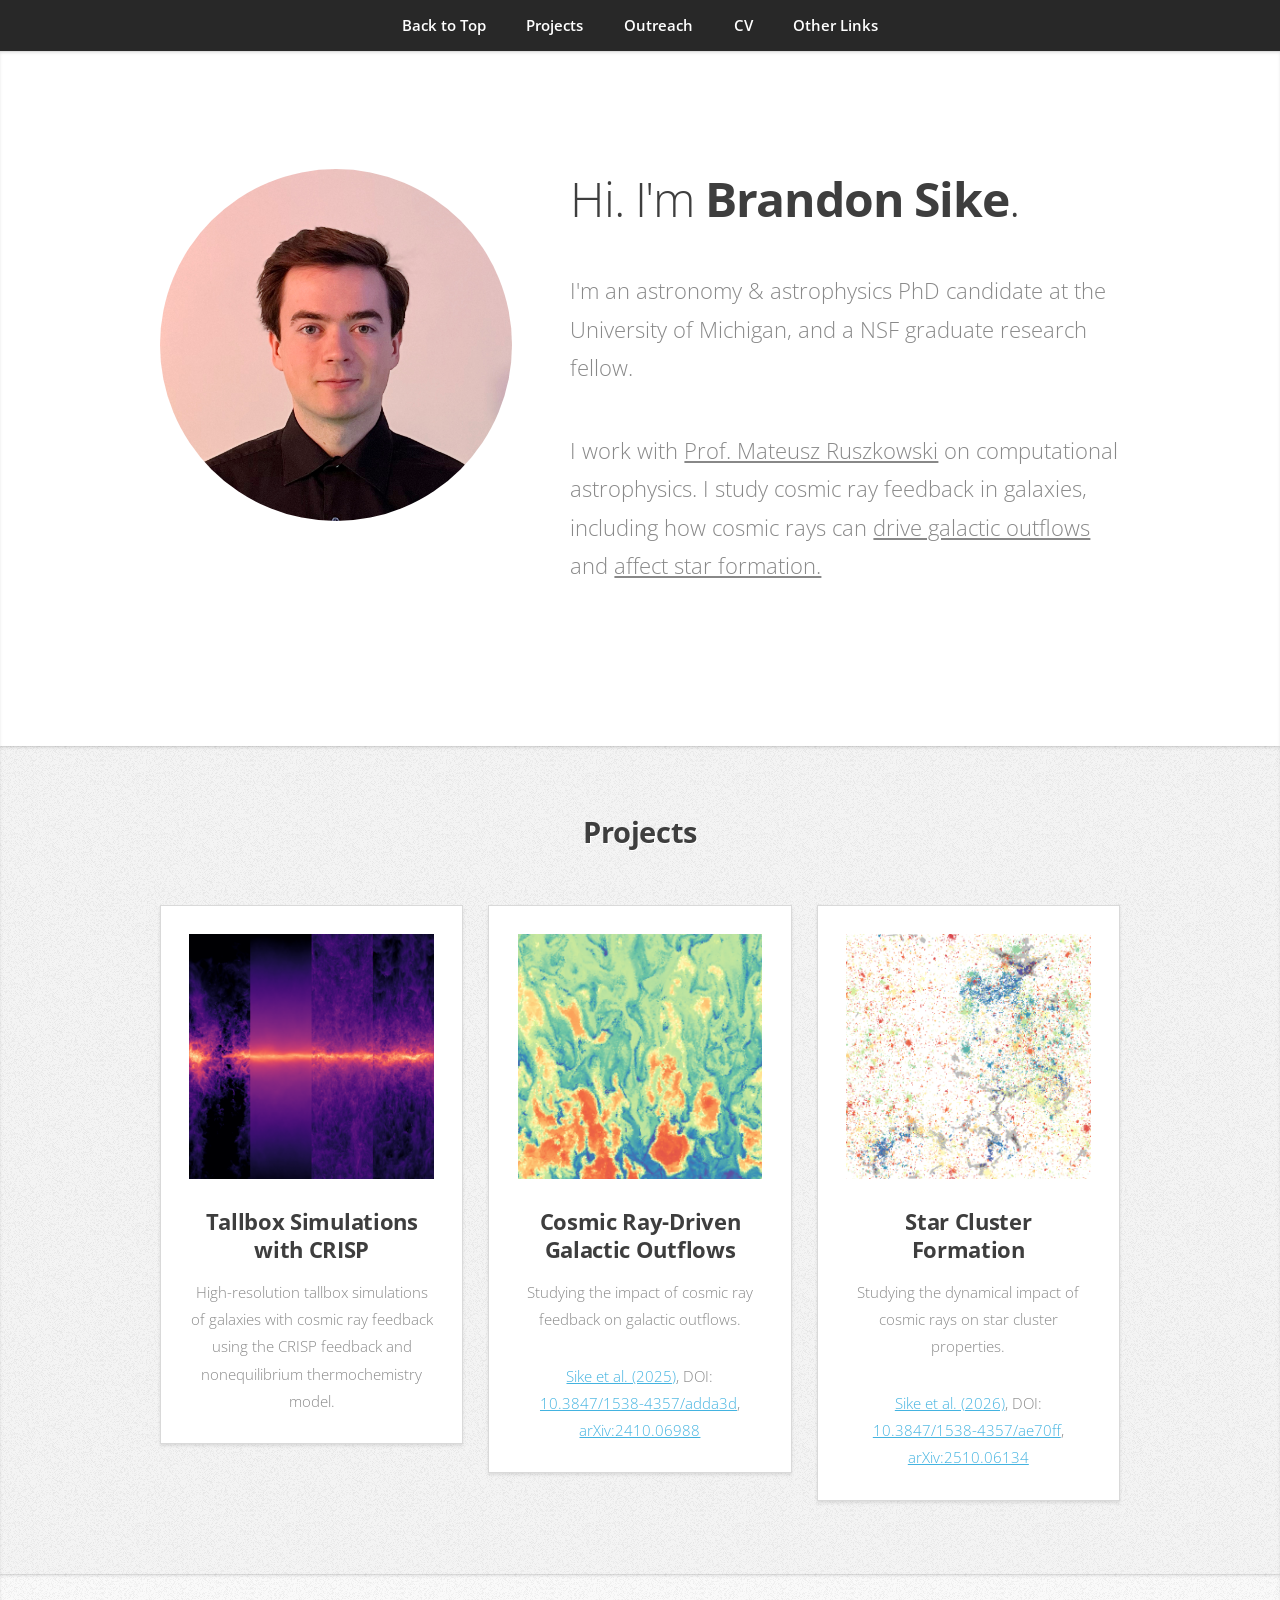
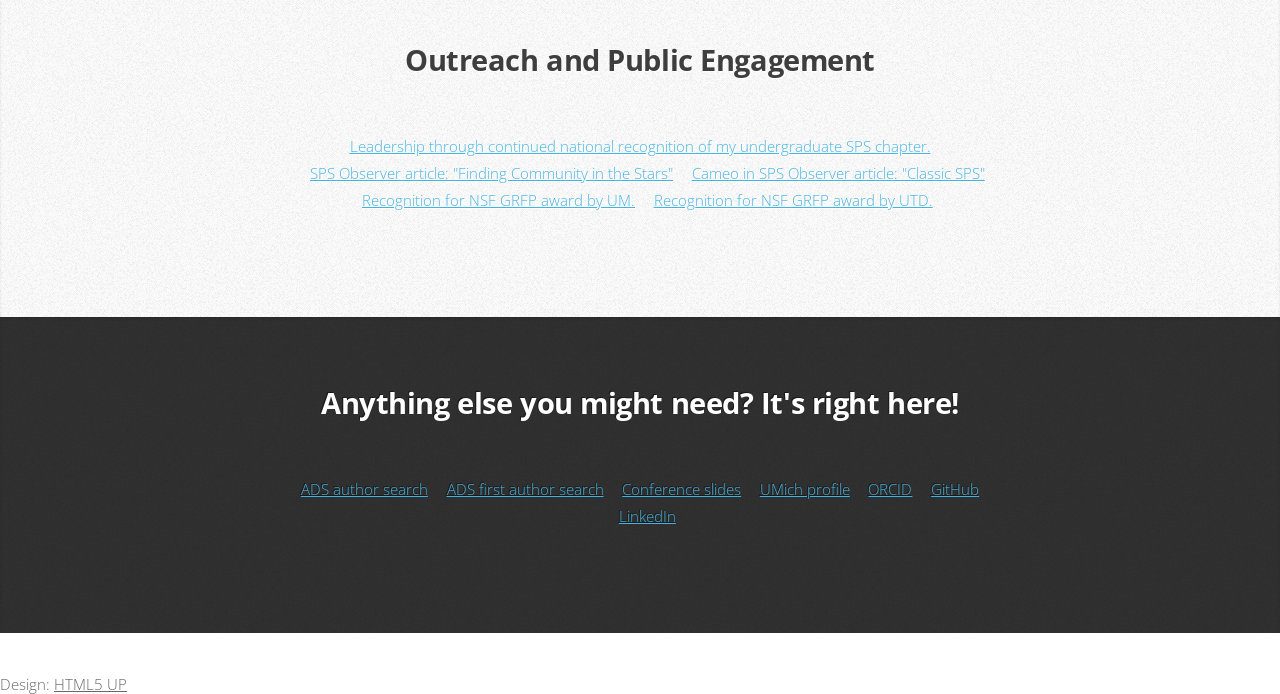
<file: index.html>
<!DOCTYPE HTML>
<!--
	Miniport by HTML5 UP
	html5up.net | @ajlkn
	Free for personal and commercial use under the CCA 3.0 license (html5up.net/license)
-->
<html>
	<head>
		<title>Brandon Sike</title>
		<meta charset="utf-8" />
		<meta name="viewport" content="width=device-width, initial-scale=1, user-scalable=no" />
		<link rel="stylesheet" href="assets/css/main.css" />
	</head>
	<body class="is-preload">

		<!-- Nav -->
			<nav id="nav">
				<ul class="container">
					<li><a href="#top">Back to Top</a></li>
					<li><a href="#projects">Projects</a></li>
					<li><a href="#outreach">Outreach</a></li>
					<li><a href="/cv/cv_pdf.pdf">CV</a></li>
					<li><a href="#other-links">Other Links</a></li>
				</ul>
			</nav>

		<!-- Home -->
			<article id="top" class="wrapper style1">
				<div class="container">
					<div class="row">
						<div class="col-4 col-5-large col-12-medium">
							<span class="image fit"><img src="/images/head_shot.jpg" alt="Picture of my face." /></span>
						</div>
						<div class="col-8 col-7-large col-12-medium">
							<header>
								<h1>Hi. I'm <strong>Brandon Sike</strong>.</h1>
							</header>
							<p>I'm an astronomy & astrophysics PhD candidate at the University of Michigan, and a NSF graduate research fellow.</p>
							<p>I work with <a href="https://lsa.umich.edu/astro/people/core-faculty/mateuszr.html">Prof. Mateusz Ruszkowski</a>
								 on computational astrophysics. I study cosmic ray feedback in galaxies, including how cosmic rays can
								 <a href="/projects/outflows">drive galactic outflows</a> and <a href="/projects/starclusters">affect star formation.</a></p>
						</div>
					</div>
				</div>
			</article>

		<!-- Projects -->
			<article id="projects" class="wrapper style3">
				<div class="container">
					<header>
						<h2>Projects</h2>
					</header>
					<div class="row">
						<div class="col-4 col-6-medium col-12-small">
							<article class="box style3">
								<a href="/projects/tallbox" class="image featured"><img src="/images/proj_sidebyside.png" alt="Density projections from simulations." /></a>
								<h3><a href="/projects/tallbox">Tallbox Simulations with CRISP</a></h3>
								<p>
									High-resolution tallbox simulations of galaxies with 
									cosmic ray feedback using the CRISP feedback and 
									nonequilibrium thermochemistry model.
								</p>
							</article>
						</div>
						<div class="col-4 col-6-medium col-12-small">
							<article class="box style3">
								<a href="/projects/outflows" class="image featured"><img src="/images/outflow_example.png" alt="Temperature slice from simulation." /></a>
								<h3><a href="/projects/outflows">Cosmic Ray-Driven Galactic Outflows</a></h3>
								<p>
									Studying the impact of cosmic ray feedback on galactic outflows.
								</p>
								<a href="https://ui.adsabs.harvard.edu/abs/2025ApJ...987..204S/abstract">Sike et al. (2025)</a>,
								DOI: <a href="https://doi.org/10.3847/1538-4357/adda3d">10.3847/1538-4357/adda3d</a>,
								<a href="https://arxiv.org/abs/2410.06988">arXiv:2410.06988</a>
							</article>
						</div>
						<div class="col-4 col-6-medium col-12-small">
							<article class="box style3">
								<a href="/projects/starclusters" class="image featured"><img src="/images/crnlin_stars.png" alt="Distribution of star particles from simulation." /></a>
								<h3><a href="/projects/starclusters">Star Cluster Formation</a></h3>
								<p>
									Studying the dynamical impact of cosmic rays on star cluster properties.
								</p>
								<a href="https://ui.adsabs.harvard.edu/abs/2026ApJ..1004..236S/abstract">Sike et al. (2026)</a>,
								DOI: <a href="http://doi.org/10.3847/1538-4357/ae70ff">10.3847/1538-4357/ae70ff</a>,
								<a href="https://arxiv.org/abs/2510.06134">arXiv:2510.06134</a>
							</article>
						</div>
					</div>
				</div>
			</article>

		<!-- Outreach -->
			<article id="outreach" class="wrapper style2">
				<div class="container">
					<header>
						<h2>Outreach and Public Engagement</h2>
					</header>
					<div class="row">
						<div class="col-12">
							<ul class="actions">
								<li><a href="https://nsm.utdallas.edu/sps-10th-national-distinction/">Leadership through continued national recognition of my undergraduate SPS chapter.</a></li>
								<li><a href="https://students.aip.org/observer/finding-community-in-the-stars">SPS Observer article: "Finding Community in the Stars"</a></li>
								<li><a href="https://students.aip.org/observer/classic-sps">Cameo in SPS Observer article: "Classic SPS"</a></li>
								<li><a href="https://lsa.umich.edu/astro/news-events/all-news/search-news/nsf-graduate-research-fellowship-awardee.html">Recognition for NSF GRFP award by UM.</a></li>
								<li><a href="https://news.utdallas.edu/students-teaching/nsf-graduate-research-fellowships-2025/">Recognition for NSF GRFP award by UTD.</a></li>
						</div>
					</div>
				</div>
			</article>

		<!-- links -->
			<article id="other-links" class="wrapper style4">
				<div class="container medium">
					<header>
						<h2>Anything else you might need? It's right here!</h2>
					</header>
					<div class="row">
						<div class="col-12">
							<ul class="actions">
								<li><a href="https://ui.adsabs.harvard.edu/search/q=author%3A%22Sike%2C%20Brandon%22&sort=date%20desc%2C%20bibcode%20desc&p_=0">ADS author search</a></li>
								<li><a href="https://ui.adsabs.harvard.edu/search/q=first_author%3A%22Sike%2C%20Brandon%22&sort=date%20desc%2C%20bibcode%20desc&p_=0">ADS first author search</a></li>
								<li><a href="/conferences/index.html">Conference slides</a></li>
								<li><a href="https://lsa.umich.edu/astro/people/graduate-students/bsike.html">UMich profile</a></li>
								<li><a href="https://orcid.org/0009-0008-1788-4355">ORCID</a></li>
								<li><a href="https://github.com/bsike">GitHub</a></li>
								<li><a href="https://www.linkedin.com/in/brandon-sike-4b48ab266">LinkedIn</a></li>
							</ul>
						</div>
					</div>
				</div>
			</article>

	<footer>
		<ul id="copyright">
			<!--<li>&copy; Brandon Sike. All rights reserved.</li>-->
			<li>Design: <a href="http://html5up.net">HTML5 UP</a></li>
		</ul>
	</footer>
		<!-- Scripts -->
			<script src="/assets/js/jquery.min.js"></script>
			<script src="/assets/js/jquery.scrolly.min.js"></script>
			<script src="/assets/js/browser.min.js"></script>
			<script src="/assets/js/breakpoints.min.js"></script>
			<script src="/assets/js/util.js"></script>
			<script src="/assets/js/main.js"></script>

	</body>
</html>
</file>
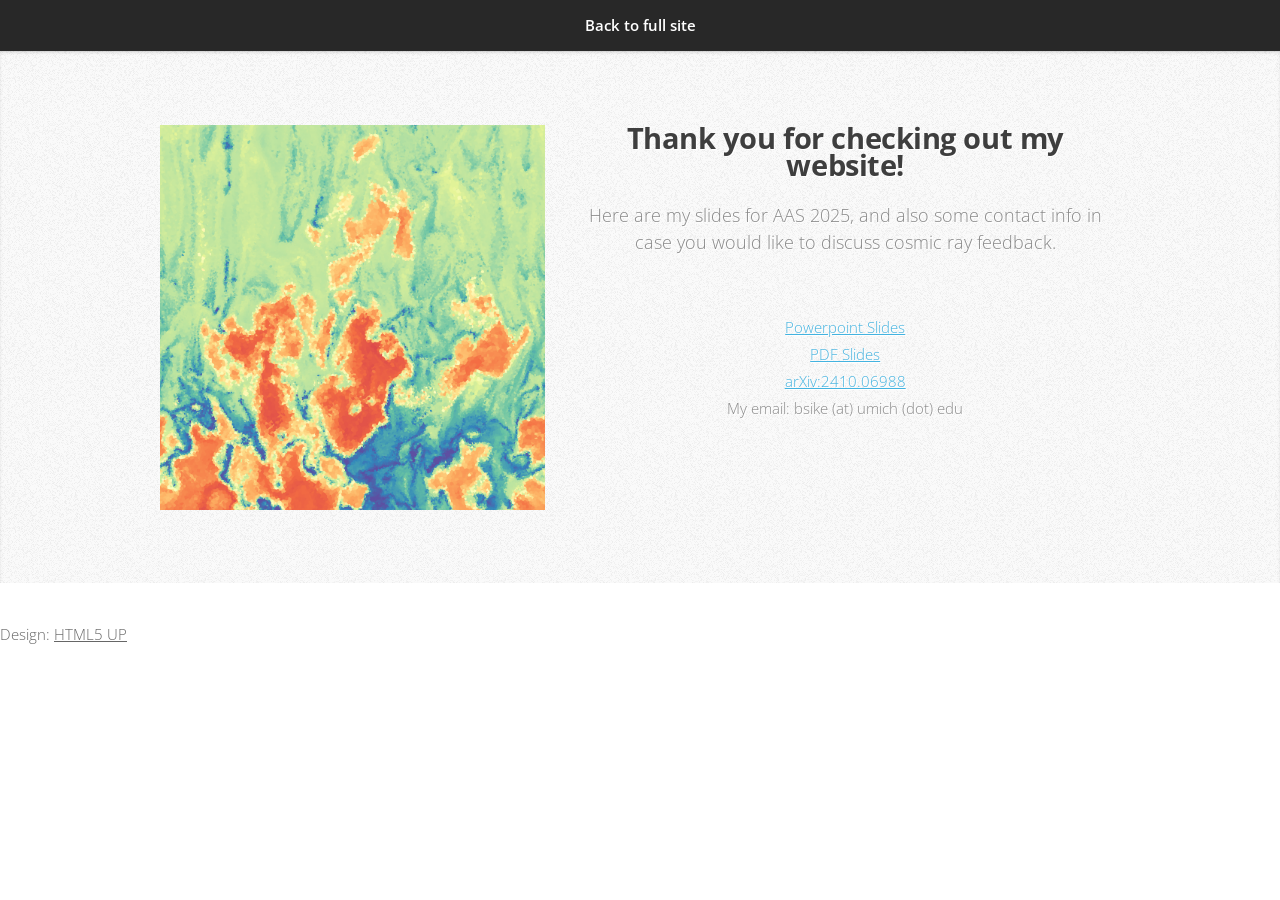
<file: aas2025/index.html>
<!DOCTYPE HTML>
<!--
	Miniport by HTML5 UP
	html5up.net | @ajlkn
	Free for personal and commercial use under the CCA 3.0 license (html5up.net/license)
-->
<html>
	<head>
		<title>Brandon Sike AAS 2025</title>
		<meta charset="utf-8" />
		<meta name="viewport" content="width=device-width, initial-scale=1, user-scalable=no" />
		<link rel="stylesheet" href="../assets/css/main.css" />
	</head>
	<body class="is-preload">

		<!-- Nav -->
			<nav id="nav">
				<ul class="container">
					<li><a href="../index.html">Back to full site</a></li>
				</ul>
			</nav>

		

		<!-- Main Bit -->
			<article id="mainbit" class="wrapper style2">				
				<div class="container">
					<div class="row">
						<div class="col-4 col-5-large col-12-medium">
							<span class="image fit"><img src="sim_image.png" alt="Simulation slice." /></span>
						</div>
						<div class="col-8 col-7-large col-12-medium">
								<header>
									<h2>Thank you for checking out my website!</h2>
									<p>
										Here are my slides for AAS 2025, and also some 
										contact info in case you would like to discuss 
										cosmic ray feedback.</p>
								</header>
								<a href="sike_aas_2025_ppt.pptx">Powerpoint Slides</a>
								<br>
								<a href="sike_aas_2025_pdf.pdf">PDF Slides</a>
								<br>
								<a href="https://arxiv.org/abs/2410.06988">arXiv:2410.06988</a>
								<br>
								<p>My email: bsike (at) umich (dot) edu</p>
							</div>
						</div>
					</div>
				</div>
			</article>

		<!-- Contact -->
<!--
			<article id="contact" class="wrapper style4">
				<div class="container medium">
					<header>
						<h2>Have me make stuff for you.</h2>
						<p>Ornare nulla proin odio consequat sapien vestibulum ipsum.</p>
					</header>
					<div class="row">
						<div class="col-12">
							<form method="post" action="#">
								<div class="row">
									<div class="col-6 col-12-small">
										<input type="text" name="name" id="name" placeholder="Name" />
									</div>
									<div class="col-6 col-12-small">
										<input type="text" name="email" id="email" placeholder="Email" />
									</div>
									<div class="col-12">
										<input type="text" name="subject" id="subject" placeholder="Subject" />
									</div>
									<div class="col-12">
										<textarea name="message" id="message" placeholder="Message"></textarea>
									</div>
									<div class="col-12">
										<ul class="actions">
											<li><input type="submit" value="Send Message" /></li>
											<li><input type="reset" value="Clear Form" class="alt" /></li>
										</ul>
									</div>
								</div>
							</form>
						</div>
						<div class="col-12">
							<hr />
							<h3>Find me on ...</h3>
							<ul class="social">
								<li><a href="#" class="icon brands fa-twitter"><span class="label">Twitter</span></a></li>
								<li><a href="#" class="icon brands fa-facebook-f"><span class="label">Facebook</span></a></li>
								<li><a href="#" class="icon brands fa-dribbble"><span class="label">Dribbble</span></a></li>
								<li><a href="#" class="icon brands fa-linkedin-in"><span class="label">LinkedIn</span></a></li>
								<li><a href="#" class="icon brands fa-tumblr"><span class="label">Tumblr</span></a></li>
								<li><a href="#" class="icon brands fa-google-plus"><span class="label">Google+</span></a></li>
								<li><a href="#" class="icon brands fa-github"><span class="label">Github</span></a></li>
								<!- -
								<li><a href="#" class="icon solid fa-rss"><span>RSS</span></a></li>
								<li><a href="#" class="icon brands fa-instagram"><span>Instagram</span></a></li>
								<li><a href="#" class="icon brands fa-foursquare"><span>Foursquare</span></a></li>
								<li><a href="#" class="icon brands fa-skype"><span>Skype</span></a></li>
								<li><a href="#" class="icon brands fa-soundcloud"><span>Soundcloud</span></a></li>
								<li><a href="#" class="icon brands fa-youtube"><span>YouTube</span></a></li>
								<li><a href="#" class="icon brands fa-blogger"><span>Blogger</span></a></li>
								<li><a href="#" class="icon brands fa-flickr"><span>Flickr</span></a></li>
								<li><a href="#" class="icon brands fa-vimeo"><span>Vimeo</span></a></li>
								- ->
							</ul>
							<hr />
						</div>
					</div>
				</div>
			</article>
-->
	<footer>
		<ul id="copyright">
			<!--<li>&copy; Brandon Sike. All rights reserved.</li>-->
			<li>Design: <a href="http://html5up.net">HTML5 UP</a></li>
		</ul>
	</footer>
		<!-- Scripts -->
			<script src="../assets/js/jquery.min.js"></script>
			<script src="../assets/js/jquery.scrolly.min.js"></script>
			<script src="../assets/js/browser.min.js"></script>
			<script src="../assets/js/breakpoints.min.js"></script>
			<script src="../assets/js/util.js"></script>
			<script src="../assets/js/main.js"></script>

	</body>
</html>
</file>
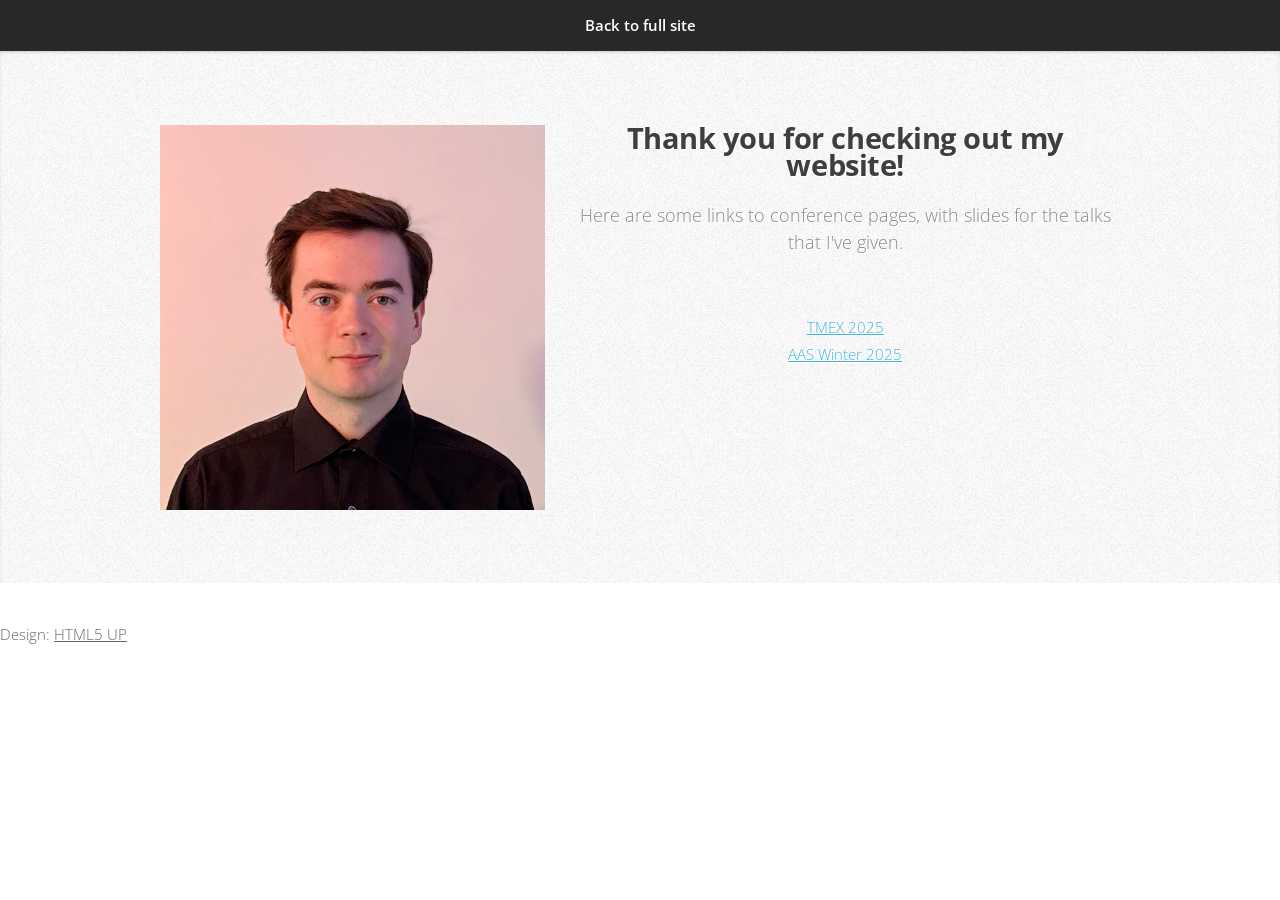
<file: conferences/index.html>
<!DOCTYPE HTML>
<!--
	Miniport by HTML5 UP
	html5up.net | @ajlkn
	Free for personal and commercial use under the CCA 3.0 license (html5up.net/license)
-->
<html>
	<head>
		<title>Brandon Sike Conferences</title>
		<meta charset="utf-8" />
		<meta name="viewport" content="width=device-width, initial-scale=1, user-scalable=no" />
		<link rel="stylesheet" href="/assets/css/main.css" />
	</head>
	<body class="is-preload">

		<!-- Nav -->
			<nav id="nav">
				<ul class="container">
					<li><a href="/index.html">Back to full site</a></li>
				</ul>
			</nav>

		

		<!-- Main Bit -->
			<article id="mainbit" class="wrapper style2">				
				<div class="container">
					<div class="row">
						<div class="col-4 col-5-large col-12-medium">
							<span class="image fit"><img src="/images/head_shot.jpg" alt="Head shot." /></span>
						</div>
						<div class="col-8 col-7-large col-12-medium">
								<header>
									<h2>Thank you for checking out my website!</h2>
									<p>
										Here are some links to conference pages,
										with slides for the talks that I've
										given. </p>
								</header>
								<a href="./tmex2025/index.html">TMEX 2025</a>
								<br>
								<a href="./aas2025/index.html">AAS Winter 2025</a>
								<br>
							</div>
						</div>
					</div>
				</div>
			</article>

		<!-- Contact -->
<!--
			<article id="contact" class="wrapper style4">
				<div class="container medium">
					<header>
						<h2>Have me make stuff for you.</h2>
						<p>Ornare nulla proin odio consequat sapien vestibulum ipsum.</p>
					</header>
					<div class="row">
						<div class="col-12">
							<form method="post" action="#">
								<div class="row">
									<div class="col-6 col-12-small">
										<input type="text" name="name" id="name" placeholder="Name" />
									</div>
									<div class="col-6 col-12-small">
										<input type="text" name="email" id="email" placeholder="Email" />
									</div>
									<div class="col-12">
										<input type="text" name="subject" id="subject" placeholder="Subject" />
									</div>
									<div class="col-12">
										<textarea name="message" id="message" placeholder="Message"></textarea>
									</div>
									<div class="col-12">
										<ul class="actions">
											<li><input type="submit" value="Send Message" /></li>
											<li><input type="reset" value="Clear Form" class="alt" /></li>
										</ul>
									</div>
								</div>
							</form>
						</div>
						<div class="col-12">
							<hr />
							<h3>Find me on ...</h3>
							<ul class="social">
								<li><a href="#" class="icon brands fa-twitter"><span class="label">Twitter</span></a></li>
								<li><a href="#" class="icon brands fa-facebook-f"><span class="label">Facebook</span></a></li>
								<li><a href="#" class="icon brands fa-dribbble"><span class="label">Dribbble</span></a></li>
								<li><a href="#" class="icon brands fa-linkedin-in"><span class="label">LinkedIn</span></a></li>
								<li><a href="#" class="icon brands fa-tumblr"><span class="label">Tumblr</span></a></li>
								<li><a href="#" class="icon brands fa-google-plus"><span class="label">Google+</span></a></li>
								<li><a href="#" class="icon brands fa-github"><span class="label">Github</span></a></li>
								<!- -
								<li><a href="#" class="icon solid fa-rss"><span>RSS</span></a></li>
								<li><a href="#" class="icon brands fa-instagram"><span>Instagram</span></a></li>
								<li><a href="#" class="icon brands fa-foursquare"><span>Foursquare</span></a></li>
								<li><a href="#" class="icon brands fa-skype"><span>Skype</span></a></li>
								<li><a href="#" class="icon brands fa-soundcloud"><span>Soundcloud</span></a></li>
								<li><a href="#" class="icon brands fa-youtube"><span>YouTube</span></a></li>
								<li><a href="#" class="icon brands fa-blogger"><span>Blogger</span></a></li>
								<li><a href="#" class="icon brands fa-flickr"><span>Flickr</span></a></li>
								<li><a href="#" class="icon brands fa-vimeo"><span>Vimeo</span></a></li>
								- ->
							</ul>
							<hr />
						</div>
					</div>
				</div>
			</article>
-->
	<footer>
		<ul id="copyright">
			<!--<li>&copy; Brandon Sike. All rights reserved.</li>-->
			<li>Design: <a href="http://html5up.net">HTML5 UP</a></li>
		</ul>
	</footer>
		<!-- Scripts -->
			<script src="/assets/js/jquery.min.js"></script>
			<script src="/assets/js/jquery.scrolly.min.js"></script>
			<script src="/assets/js/browser.min.js"></script>
			<script src="/assets/js/breakpoints.min.js"></script>
			<script src="/assets/js/util.js"></script>
			<script src="/assets/js/main.js"></script>

	</body>
</html>
</file>
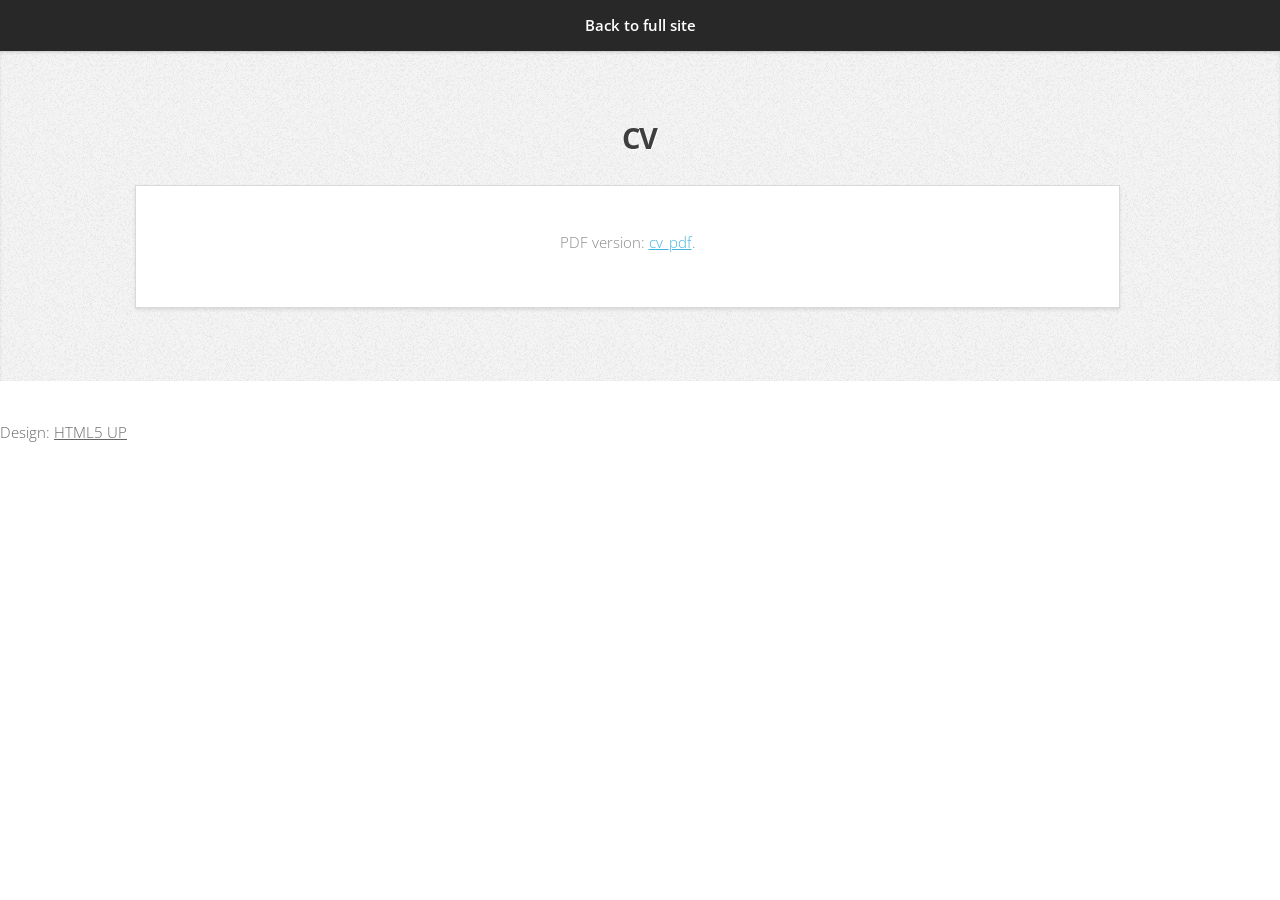
<file: cv/index.html>
<!DOCTYPE HTML>
<!--
	Miniport by HTML5 UP
	html5up.net | @ajlkn
	Free for personal and commercial use under the CCA 3.0 license (html5up.net/license)
-->
<html>
	<head>
		<title>Brandon Sike CV</title>
		<meta charset="utf-8" />
		<meta name="viewport" content="width=device-width, initial-scale=1, user-scalable=no" />
		<link rel="stylesheet" href="/assets/css/main.css" />
	</head>
	<body class="is-preload">

		<!-- Nav -->
			<nav id="nav">
				<ul class="container">
					<li><a href="/index.html">Back to full site</a></li>
				</ul>
			</nav>

		<!-- CV -->
			<article id="cv" class="wrapper style3">
				<div class="container">
					<header>
						<h2>CV</h2>
					</header>
					<div class="row">
						<article class="col-12 box style1">
							<p>
								PDF version: <a href="/cv/cv_pdf.pdf">cv_pdf</a>.
							</p>
						</article>
					</div>
				</div>
			</article>

	<footer>
		<ul id="copyright">
			<!--<li>&copy; Brandon Sike. All rights reserved.</li>-->
			<li>Design: <a href="http://html5up.net">HTML5 UP</a></li>
		</ul>
	</footer>
		<!-- Scripts -->
			<script src="/assets/js/jquery.min.js"></script>
			<script src="/assets/js/jquery.scrolly.min.js"></script>
			<script src="/assets/js/browser.min.js"></script>
			<script src="/assets/js/breakpoints.min.js"></script>
			<script src="/assets/js/util.js"></script>
			<script src="/assets/js/main.js"></script>

	</body>
</html>
</file>
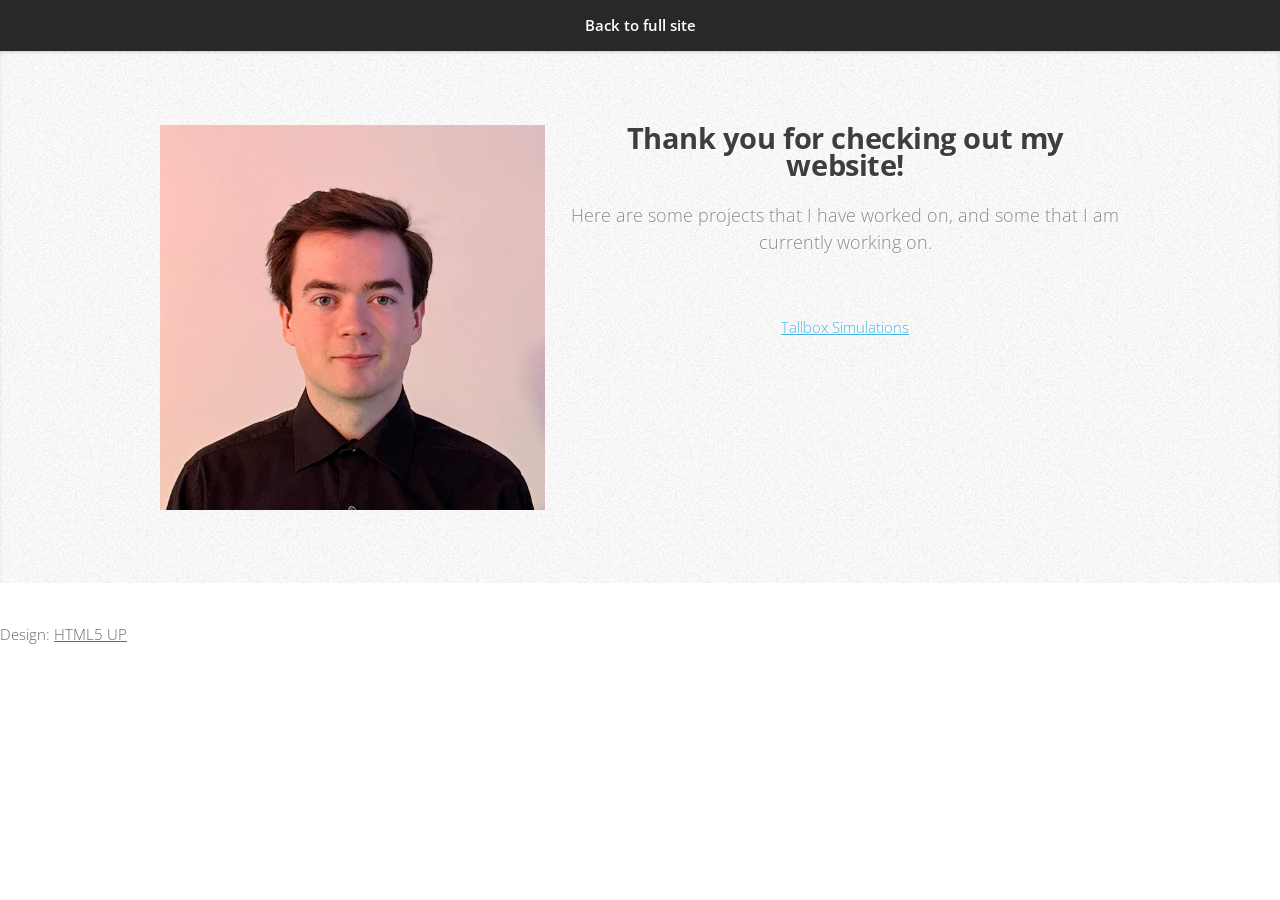
<file: projects/index.html>
<!DOCTYPE HTML>
<!--
	Miniport by HTML5 UP
	html5up.net | @ajlkn
	Free for personal and commercial use under the CCA 3.0 license (html5up.net/license)
-->
<html>
	<head>
		<title>Brandon Sike Projects</title>
		<meta charset="utf-8" />
		<meta name="viewport" content="width=device-width, initial-scale=1, user-scalable=no" />
		<link rel="stylesheet" href="/assets/css/main.css" />
	</head>
	<body class="is-preload">

		<!-- Nav -->
			<nav id="nav">
				<ul class="container">
					<li><a href="/index.html">Back to full site</a></li>
				</ul>
			</nav>

		

		<!-- Main Bit -->
			<article id="mainbit" class="wrapper style2">				
				<div class="container">
					<div class="row">
						<div class="col-4 col-5-large col-12-medium">
							<span class="image fit"><img src="/images/head_shot.jpg" alt="Head shot." /></span>
						</div>
						<div class="col-8 col-7-large col-12-medium">
								<header>
									<h2>Thank you for checking out my website!</h2>
									<p>
										Here are some projects that I have
										worked on, and some that I am currently
										working on.</p>
								</header>
								<a href="./tallbox/index.html">Tallbox Simulations</a>
								<br>
							</div>
						</div>
					</div>
				</div>
			</article>

	<footer>
		<ul id="copyright">
			<!--<li>&copy; Brandon Sike. All rights reserved.</li>-->
			<li>Design: <a href="http://html5up.net">HTML5 UP</a></li>
		</ul>
	</footer>
		<!-- Scripts -->
			<script src="/assets/js/jquery.min.js"></script>
			<script src="/assets/js/jquery.scrolly.min.js"></script>
			<script src="/assets/js/browser.min.js"></script>
			<script src="/assets/js/breakpoints.min.js"></script>
			<script src="/assets/js/util.js"></script>
			<script src="/assets/js/main.js"></script>

	</body>
</html>
</file>
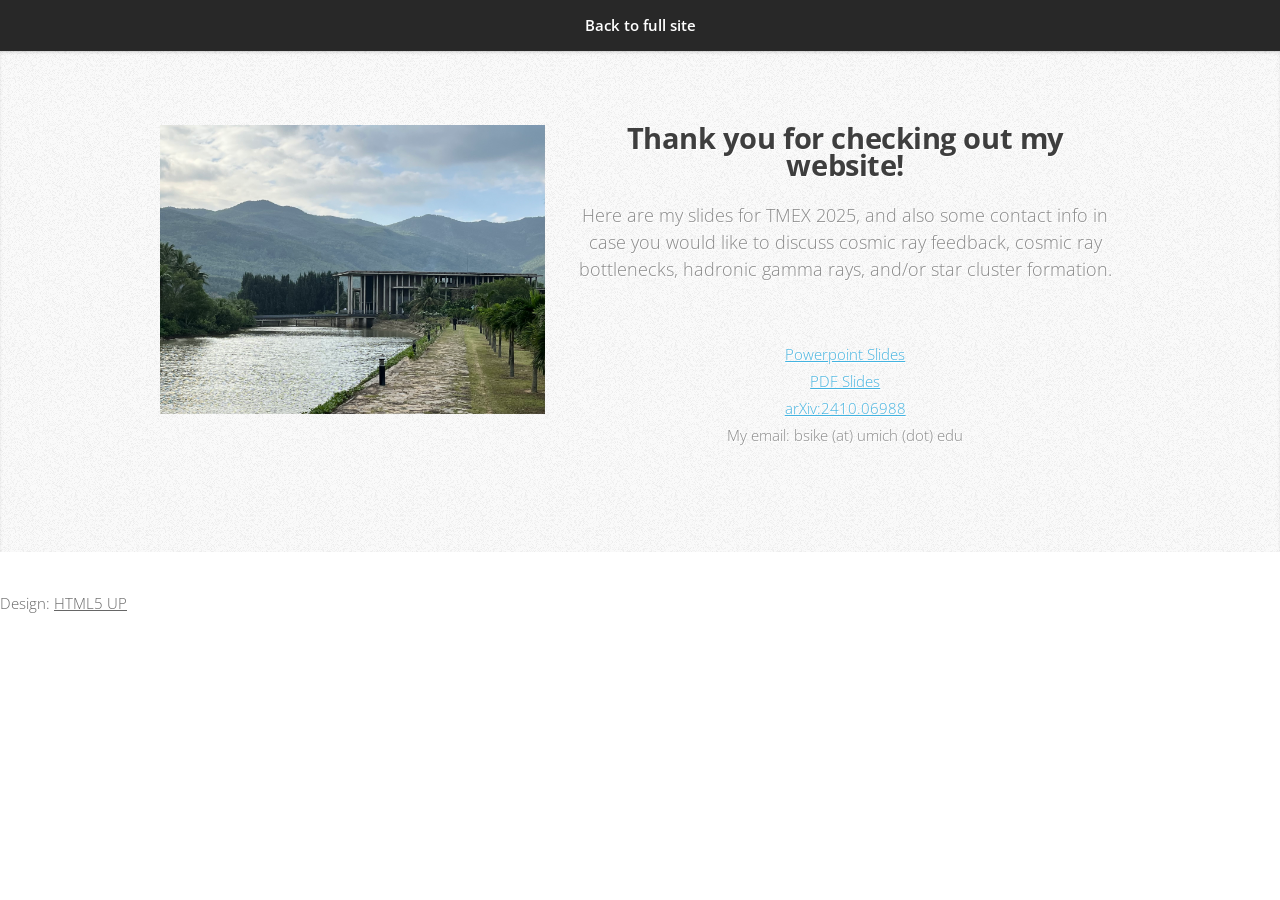
<file: tmex2025/index.html>
<!DOCTYPE HTML>
<!--
	Miniport by HTML5 UP
	html5up.net | @ajlkn
	Free for personal and commercial use under the CCA 3.0 license (html5up.net/license)
-->
<html>
	<head>
		<title>Brandon Sike TMEX 2025</title>
		<meta charset="utf-8" />
		<meta name="viewport" content="width=device-width, initial-scale=1, user-scalable=no" />
		<link rel="stylesheet" href="../assets/css/main.css" />
	</head>
	<body class="is-preload">

		<!-- Nav -->
			<nav id="nav">
				<ul class="container">
					<li><a href="../index.html">Back to full site</a></li>
				</ul>
			</nav>

		

		<!-- Main Bit -->
			<article id="mainbit" class="wrapper style2">				
				<div class="container">
					<div class="row">
						<div class="col-4 col-5-large col-12-medium">
							<span class="image fit"><img src="icise.jpg" alt="ICISE" /></span>
						</div>
						<div class="col-8 col-7-large col-12-medium">
								<header>
									<h2>Thank you for checking out my website!</h2>
									<p>
										Here are my slides for TMEX 2025, and also some 
										contact info in case you would like to discuss 
										cosmic ray feedback, cosmic ray bottlenecks, 
										hadronic gamma rays, and/or star cluster formation.</p>
								</header>
								<a href="sike_tmex2025_slides.pptx">Powerpoint Slides</a>
								<br>
								<a href="sike_tmex2025_slides.pdf">PDF Slides</a>
								<br>
								<a href="https://arxiv.org/abs/2410.06988">arXiv:2410.06988</a>
								<br>
								<p>My email: bsike (at) umich (dot) edu</p>
							</div>
						</div>
					</div>
				</div>
			</article>

		<!-- Contact -->
<!--
			<article id="contact" class="wrapper style4">
				<div class="container medium">
					<header>
						<h2>Have me make stuff for you.</h2>
						<p>Ornare nulla proin odio consequat sapien vestibulum ipsum.</p>
					</header>
					<div class="row">
						<div class="col-12">
							<form method="post" action="#">
								<div class="row">
									<div class="col-6 col-12-small">
										<input type="text" name="name" id="name" placeholder="Name" />
									</div>
									<div class="col-6 col-12-small">
										<input type="text" name="email" id="email" placeholder="Email" />
									</div>
									<div class="col-12">
										<input type="text" name="subject" id="subject" placeholder="Subject" />
									</div>
									<div class="col-12">
										<textarea name="message" id="message" placeholder="Message"></textarea>
									</div>
									<div class="col-12">
										<ul class="actions">
											<li><input type="submit" value="Send Message" /></li>
											<li><input type="reset" value="Clear Form" class="alt" /></li>
										</ul>
									</div>
								</div>
							</form>
						</div>
						<div class="col-12">
							<hr />
							<h3>Find me on ...</h3>
							<ul class="social">
								<li><a href="#" class="icon brands fa-twitter"><span class="label">Twitter</span></a></li>
								<li><a href="#" class="icon brands fa-facebook-f"><span class="label">Facebook</span></a></li>
								<li><a href="#" class="icon brands fa-dribbble"><span class="label">Dribbble</span></a></li>
								<li><a href="#" class="icon brands fa-linkedin-in"><span class="label">LinkedIn</span></a></li>
								<li><a href="#" class="icon brands fa-tumblr"><span class="label">Tumblr</span></a></li>
								<li><a href="#" class="icon brands fa-google-plus"><span class="label">Google+</span></a></li>
								<li><a href="#" class="icon brands fa-github"><span class="label">Github</span></a></li>
								<!- -
								<li><a href="#" class="icon solid fa-rss"><span>RSS</span></a></li>
								<li><a href="#" class="icon brands fa-instagram"><span>Instagram</span></a></li>
								<li><a href="#" class="icon brands fa-foursquare"><span>Foursquare</span></a></li>
								<li><a href="#" class="icon brands fa-skype"><span>Skype</span></a></li>
								<li><a href="#" class="icon brands fa-soundcloud"><span>Soundcloud</span></a></li>
								<li><a href="#" class="icon brands fa-youtube"><span>YouTube</span></a></li>
								<li><a href="#" class="icon brands fa-blogger"><span>Blogger</span></a></li>
								<li><a href="#" class="icon brands fa-flickr"><span>Flickr</span></a></li>
								<li><a href="#" class="icon brands fa-vimeo"><span>Vimeo</span></a></li>
								- ->
							</ul>
							<hr />
						</div>
					</div>
				</div>
			</article>
-->
	<footer>
		<ul id="copyright">
			<!--<li>&copy; Brandon Sike. All rights reserved.</li>-->
			<li>Design: <a href="http://html5up.net">HTML5 UP</a></li>
		</ul>
	</footer>
		<!-- Scripts -->
			<script src="../assets/js/jquery.min.js"></script>
			<script src="../assets/js/jquery.scrolly.min.js"></script>
			<script src="../assets/js/browser.min.js"></script>
			<script src="../assets/js/breakpoints.min.js"></script>
			<script src="../assets/js/util.js"></script>
			<script src="../assets/js/main.js"></script>

	</body>
</html>
</file>
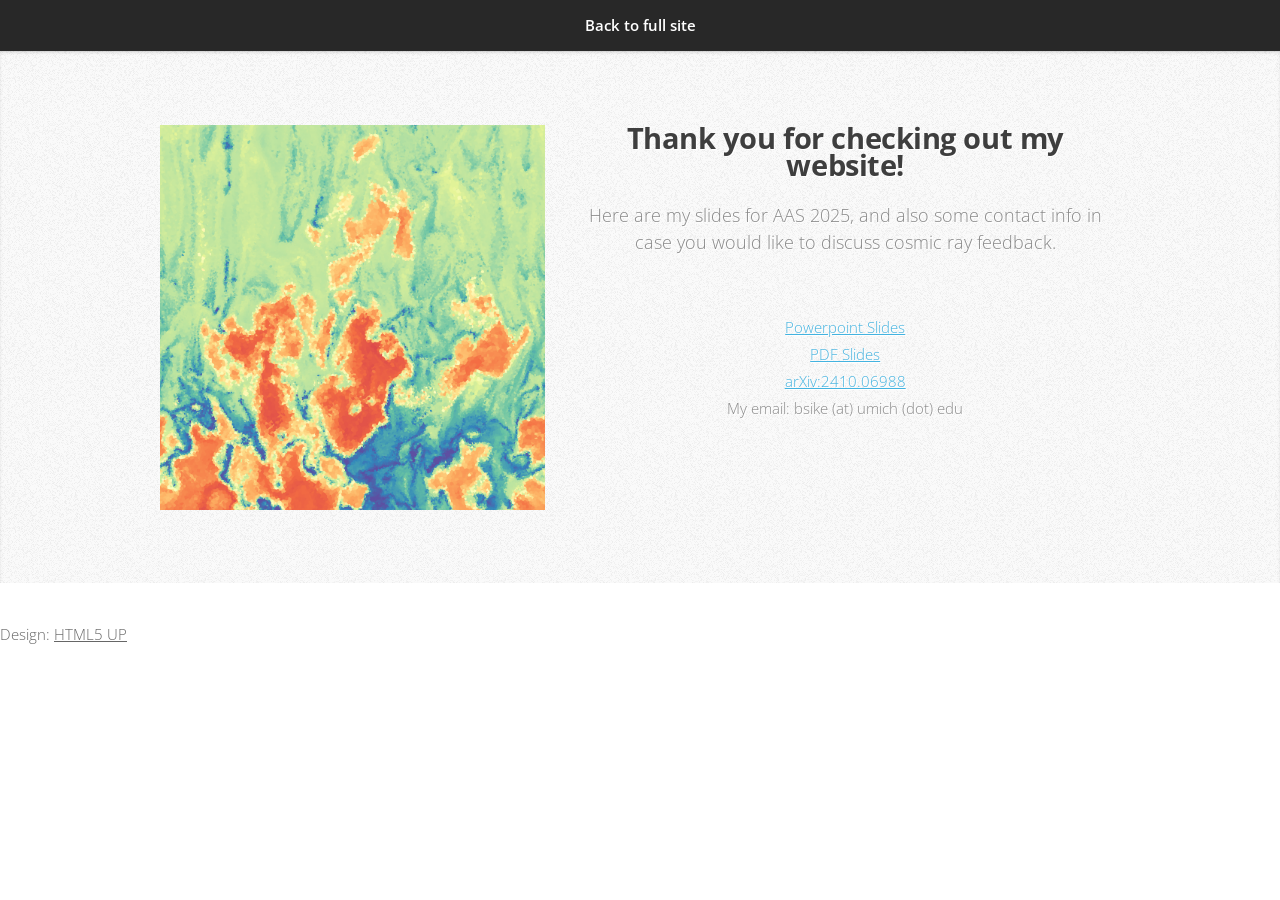
<file: conferences/aas2025/index.html>
<!DOCTYPE HTML>
<!--
	Miniport by HTML5 UP
	html5up.net | @ajlkn
	Free for personal and commercial use under the CCA 3.0 license (html5up.net/license)
-->
<html>
	<head>
		<title>Brandon Sike AAS 2025</title>
		<meta charset="utf-8" />
		<meta name="viewport" content="width=device-width, initial-scale=1, user-scalable=no" />
		<link rel="stylesheet" href="/assets/css/main.css" />
	</head>
	<body class="is-preload">

		<!-- Nav -->
			<nav id="nav">
				<ul class="container">
					<li><a href="/index.html">Back to full site</a></li>
				</ul>
			</nav>

		

		<!-- Main Bit -->
			<article id="mainbit" class="wrapper style2">				
				<div class="container">
					<div class="row">
						<div class="col-4 col-5-large col-12-medium">
							<span class="image fit"><img src="/images/sim_image.png" alt="Simulation slice." /></span>
						</div>
						<div class="col-8 col-7-large col-12-medium">
								<header>
									<h2>Thank you for checking out my website!</h2>
									<p>
										Here are my slides for AAS 2025, and also some 
										contact info in case you would like to discuss 
										cosmic ray feedback.</p>
								</header>
								<a href="https://docs.google.com/presentation/d/1-UbwrLfLpobiQ-1znlQL52U98fGCH1zy/edit?usp=share_link&ouid=102394264484617501597&rtpof=true&sd=true">Powerpoint Slides</a>
								<br>
								<a href="https://drive.google.com/file/d/1WnwRVOOzZ1M4UhjOk6r6k8gMcaMJqzFX/view?usp=share_link">PDF Slides</a>
								<br>
								<a href="https://arxiv.org/abs/2410.06988">arXiv:2410.06988</a>
								<br>
								<p>My email: bsike (at) umich (dot) edu</p>
							</div>
						</div>
					</div>
				</div>
			</article>

		<!-- Contact -->
<!--
			<article id="contact" class="wrapper style4">
				<div class="container medium">
					<header>
						<h2>Have me make stuff for you.</h2>
						<p>Ornare nulla proin odio consequat sapien vestibulum ipsum.</p>
					</header>
					<div class="row">
						<div class="col-12">
							<form method="post" action="#">
								<div class="row">
									<div class="col-6 col-12-small">
										<input type="text" name="name" id="name" placeholder="Name" />
									</div>
									<div class="col-6 col-12-small">
										<input type="text" name="email" id="email" placeholder="Email" />
									</div>
									<div class="col-12">
										<input type="text" name="subject" id="subject" placeholder="Subject" />
									</div>
									<div class="col-12">
										<textarea name="message" id="message" placeholder="Message"></textarea>
									</div>
									<div class="col-12">
										<ul class="actions">
											<li><input type="submit" value="Send Message" /></li>
											<li><input type="reset" value="Clear Form" class="alt" /></li>
										</ul>
									</div>
								</div>
							</form>
						</div>
						<div class="col-12">
							<hr />
							<h3>Find me on ...</h3>
							<ul class="social">
								<li><a href="#" class="icon brands fa-twitter"><span class="label">Twitter</span></a></li>
								<li><a href="#" class="icon brands fa-facebook-f"><span class="label">Facebook</span></a></li>
								<li><a href="#" class="icon brands fa-dribbble"><span class="label">Dribbble</span></a></li>
								<li><a href="#" class="icon brands fa-linkedin-in"><span class="label">LinkedIn</span></a></li>
								<li><a href="#" class="icon brands fa-tumblr"><span class="label">Tumblr</span></a></li>
								<li><a href="#" class="icon brands fa-google-plus"><span class="label">Google+</span></a></li>
								<li><a href="#" class="icon brands fa-github"><span class="label">Github</span></a></li>
								<!- -
								<li><a href="#" class="icon solid fa-rss"><span>RSS</span></a></li>
								<li><a href="#" class="icon brands fa-instagram"><span>Instagram</span></a></li>
								<li><a href="#" class="icon brands fa-foursquare"><span>Foursquare</span></a></li>
								<li><a href="#" class="icon brands fa-skype"><span>Skype</span></a></li>
								<li><a href="#" class="icon brands fa-soundcloud"><span>Soundcloud</span></a></li>
								<li><a href="#" class="icon brands fa-youtube"><span>YouTube</span></a></li>
								<li><a href="#" class="icon brands fa-blogger"><span>Blogger</span></a></li>
								<li><a href="#" class="icon brands fa-flickr"><span>Flickr</span></a></li>
								<li><a href="#" class="icon brands fa-vimeo"><span>Vimeo</span></a></li>
								- ->
							</ul>
							<hr />
						</div>
					</div>
				</div>
			</article>
-->
	<footer>
		<ul id="copyright">
			<!--<li>&copy; Brandon Sike. All rights reserved.</li>-->
			<li>Design: <a href="http://html5up.net">HTML5 UP</a></li>
		</ul>
	</footer>
		<!-- Scripts -->
			<script src="/assets/js/jquery.min.js"></script>
			<script src="/assets/js/jquery.scrolly.min.js"></script>
			<script src="/assets/js/browser.min.js"></script>
			<script src="/assets/js/breakpoints.min.js"></script>
			<script src="/assets/js/util.js"></script>
			<script src="/assets/js/main.js"></script>

	</body>
</html>
</file>
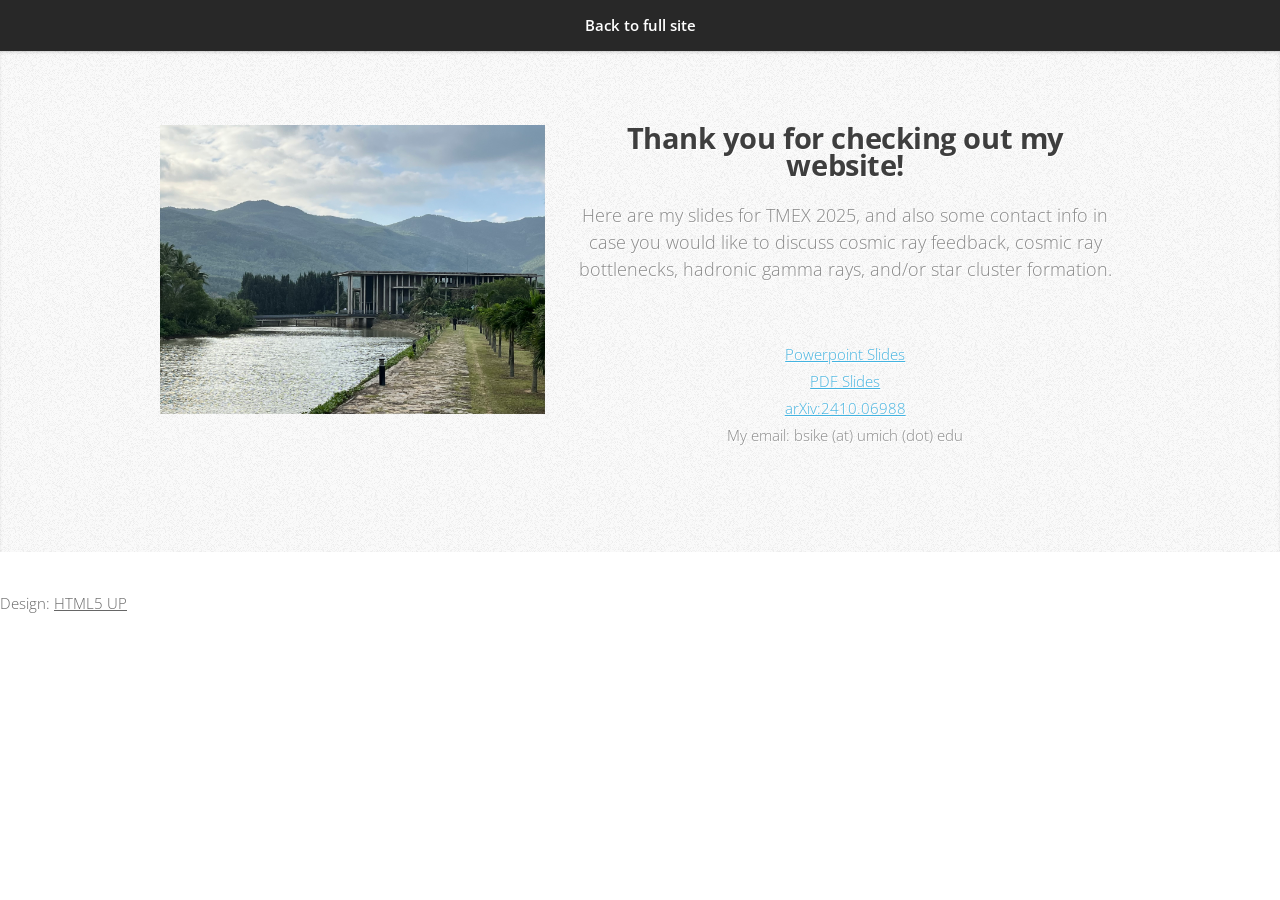
<file: conferences/tmex2025/index.html>
<!DOCTYPE HTML>
<!--
	Miniport by HTML5 UP
	html5up.net | @ajlkn
	Free for personal and commercial use under the CCA 3.0 license (html5up.net/license)
-->
<html>
	<head>
		<title>Brandon Sike TMEX 2025</title>
		<meta charset="utf-8" />
		<meta name="viewport" content="width=device-width, initial-scale=1, user-scalable=no" />
		<link rel="stylesheet" href="/assets/css/main.css" />
	</head>
	<body class="is-preload">

		<!-- Nav -->
			<nav id="nav">
				<ul class="container">
					<li><a href="/index.html">Back to full site</a></li>
				</ul>
			</nav>

		

		<!-- Main Bit -->
			<article id="mainbit" class="wrapper style2">				
				<div class="container">
					<div class="row">
						<div class="col-4 col-5-large col-12-medium">
							<span class="image fit"><img src="/images/icise.jpg" alt="ICISE" /></span>
						</div>
						<div class="col-8 col-7-large col-12-medium">
								<header>
									<h2>Thank you for checking out my website!</h2>
									<p>
										Here are my slides for TMEX 2025, and also some 
										contact info in case you would like to discuss 
										cosmic ray feedback, cosmic ray bottlenecks, 
										hadronic gamma rays, and/or star cluster formation.</p>
								</header>
								<a href="https://docs.google.com/presentation/d/1KLoyuHdylTqgBakztIhHs-gR_Rr2M4wm/edit?usp=share_link&ouid=102394264484617501597&rtpof=true&sd=true">Powerpoint Slides</a>
								<br>
								<a href="https://drive.google.com/file/d/1PpdRFI1oxrbm_Xrt8I17PBULvwwu0ygJ/view?usp=share_link">PDF Slides</a>
								<br>
								<a href="https://arxiv.org/abs/2410.06988">arXiv:2410.06988</a>
								<br>
								<p>My email: bsike (at) umich (dot) edu</p>
							</div>
						</div>
					</div>
				</div>
			</article>

		<!-- Contact -->
<!--
			<article id="contact" class="wrapper style4">
				<div class="container medium">
					<header>
						<h2>Have me make stuff for you.</h2>
						<p>Ornare nulla proin odio consequat sapien vestibulum ipsum.</p>
					</header>
					<div class="row">
						<div class="col-12">
							<form method="post" action="#">
								<div class="row">
									<div class="col-6 col-12-small">
										<input type="text" name="name" id="name" placeholder="Name" />
									</div>
									<div class="col-6 col-12-small">
										<input type="text" name="email" id="email" placeholder="Email" />
									</div>
									<div class="col-12">
										<input type="text" name="subject" id="subject" placeholder="Subject" />
									</div>
									<div class="col-12">
										<textarea name="message" id="message" placeholder="Message"></textarea>
									</div>
									<div class="col-12">
										<ul class="actions">
											<li><input type="submit" value="Send Message" /></li>
											<li><input type="reset" value="Clear Form" class="alt" /></li>
										</ul>
									</div>
								</div>
							</form>
						</div>
						<div class="col-12">
							<hr />
							<h3>Find me on ...</h3>
							<ul class="social">
								<li><a href="#" class="icon brands fa-twitter"><span class="label">Twitter</span></a></li>
								<li><a href="#" class="icon brands fa-facebook-f"><span class="label">Facebook</span></a></li>
								<li><a href="#" class="icon brands fa-dribbble"><span class="label">Dribbble</span></a></li>
								<li><a href="#" class="icon brands fa-linkedin-in"><span class="label">LinkedIn</span></a></li>
								<li><a href="#" class="icon brands fa-tumblr"><span class="label">Tumblr</span></a></li>
								<li><a href="#" class="icon brands fa-google-plus"><span class="label">Google+</span></a></li>
								<li><a href="#" class="icon brands fa-github"><span class="label">Github</span></a></li>
								<!- -
								<li><a href="#" class="icon solid fa-rss"><span>RSS</span></a></li>
								<li><a href="#" class="icon brands fa-instagram"><span>Instagram</span></a></li>
								<li><a href="#" class="icon brands fa-foursquare"><span>Foursquare</span></a></li>
								<li><a href="#" class="icon brands fa-skype"><span>Skype</span></a></li>
								<li><a href="#" class="icon brands fa-soundcloud"><span>Soundcloud</span></a></li>
								<li><a href="#" class="icon brands fa-youtube"><span>YouTube</span></a></li>
								<li><a href="#" class="icon brands fa-blogger"><span>Blogger</span></a></li>
								<li><a href="#" class="icon brands fa-flickr"><span>Flickr</span></a></li>
								<li><a href="#" class="icon brands fa-vimeo"><span>Vimeo</span></a></li>
								- ->
							</ul>
							<hr />
						</div>
					</div>
				</div>
			</article>
-->
	<footer>
		<ul id="copyright">
			<!--<li>&copy; Brandon Sike. All rights reserved.</li>-->
			<li>Design: <a href="http://html5up.net">HTML5 UP</a></li>
		</ul>
	</footer>
		<!-- Scripts -->
			<script src="/assets/js/jquery.min.js"></script>
			<script src="/assets/js/jquery.scrolly.min.js"></script>
			<script src="/assets/js/browser.min.js"></script>
			<script src="/assets/js/breakpoints.min.js"></script>
			<script src="/assets/js/util.js"></script>
			<script src="/assets/js/main.js"></script>

	</body>
</html>
</file>
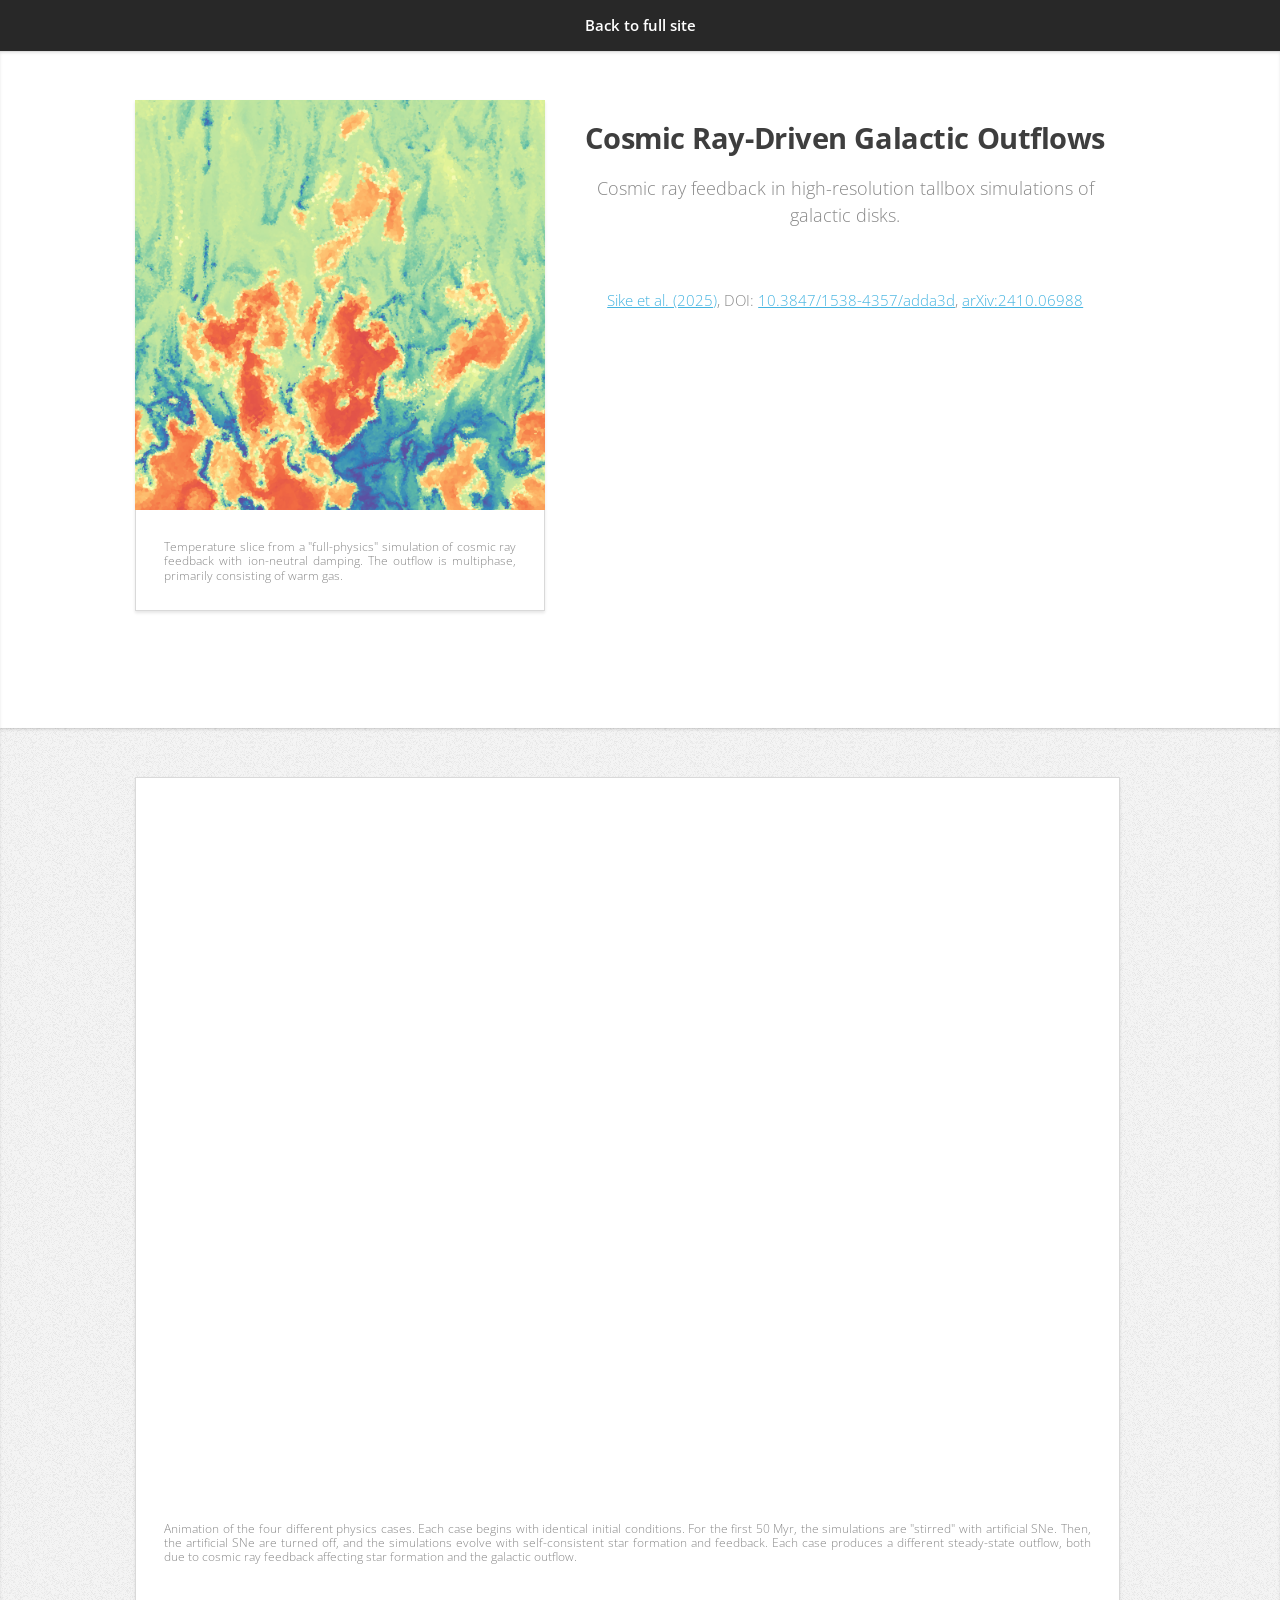
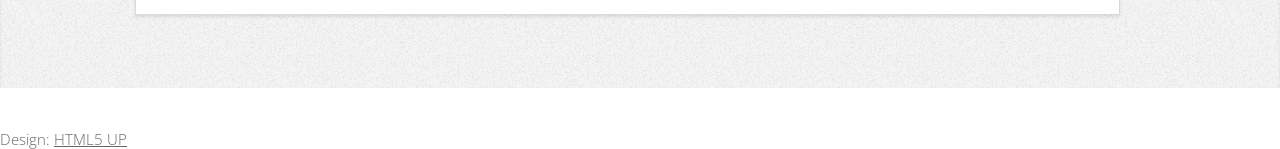
<file: projects/outflows/index.html>
<!DOCTYPE HTML>
<!--
	Miniport by HTML5 UP
	html5up.net | @ajlkn
	Free for personal and commercial use under the CCA 3.0 license (html5up.net/license)
-->
<html>
	<head>
		<title>Brandon Sike Tallbox Outflows</title>
		<meta charset="utf-8" />
		<meta name="viewport" content="width=device-width, initial-scale=1, user-scalable=no" />
		<link rel="stylesheet" href="/assets/css/main.css" />
	</head>
	<body class="is-preload">

		<!-- Nav -->
			<nav id="nav">
				<ul class="container">
					<li><a href="/index.html">Back to full site</a></li>
				</ul>
			</nav>
		<!-- Main Bit -->
			<article id="mainbit" class="wrapper style1">				
				<div class="container">
					<div class="row">
						<article class="col-4 col-5-large col-12-medium box style2">
							<a class="image featured"><img src="/images/sim_image.png" alt="Simulation slice." /></a>
							<p class="my-caption">Temperature slice from a "full-physics" simulation of cosmic ray feedback with ion-neutral damping.
								The outflow is multiphase, primarily consisting of warm gas.</p>
						</article>
						<article class="col-8 col-7-large col-12-medium">
							<header>
								<h2>Cosmic Ray-Driven Galactic Outflows</h2>
								<p>
									Cosmic ray feedback in high-resolution
									tallbox simulations of galactic disks.
								</p>
							</header>
							<a href="https://ui.adsabs.harvard.edu/abs/2025ApJ...987..204S/abstract">Sike et al. (2025)</a>,
							DOI: <a href="https://doi.org/10.3847/1538-4357/adda3d">10.3847/1538-4357/adda3d</a>,
							<a href="https://arxiv.org/abs/2410.06988">arXiv:2410.06988</a>
						</article>
					</div>
				</div>
			</article>
		<!-- Video -->
			<article id="video" class="wrapper style3">
				<div class="container">	
					<div class="row">
						<article class="col-12 box style1">
							<!-- Movie -->
							<iframe class="responsive-iframe" src="https://drive.google.com/file/d/1658rOCqX6p9-eOoY-hHFSIsZokcTaDp9/preview" allow="autoplay"></iframe>
							<p class="my-caption">Animation of the four different physics cases. Each
								case begins with identical initial conditions.
								For the first 50 Myr, the simulations are "stirred" with artificial SNe.
								Then, the artificial SNe are turned off, and the simulations evolve with
								self-consistent star formation and feedback. Each case produces a different
								steady-state outflow, both due to cosmic ray feedback affecting star formation
								and the galactic outflow.

							</p>
						</article>
					</div>
				</div>
			</article>

	<footer>
		<ul id="copyright">
			<!--<li>&copy; Brandon Sike. All rights reserved.</li>-->
			<li>Design: <a href="http://html5up.net">HTML5 UP</a></li>
		</ul>
	</footer>
		<!-- Scripts -->
			<script src="/assets/js/jquery.min.js"></script>
			<script src="/assets/js/jquery.scrolly.min.js"></script>
			<script src="/assets/js/browser.min.js"></script>
			<script src="/assets/js/breakpoints.min.js"></script>
			<script src="/assets/js/util.js"></script>
			<script src="/assets/js/main.js"></script>

	</body>
</html>
</file>
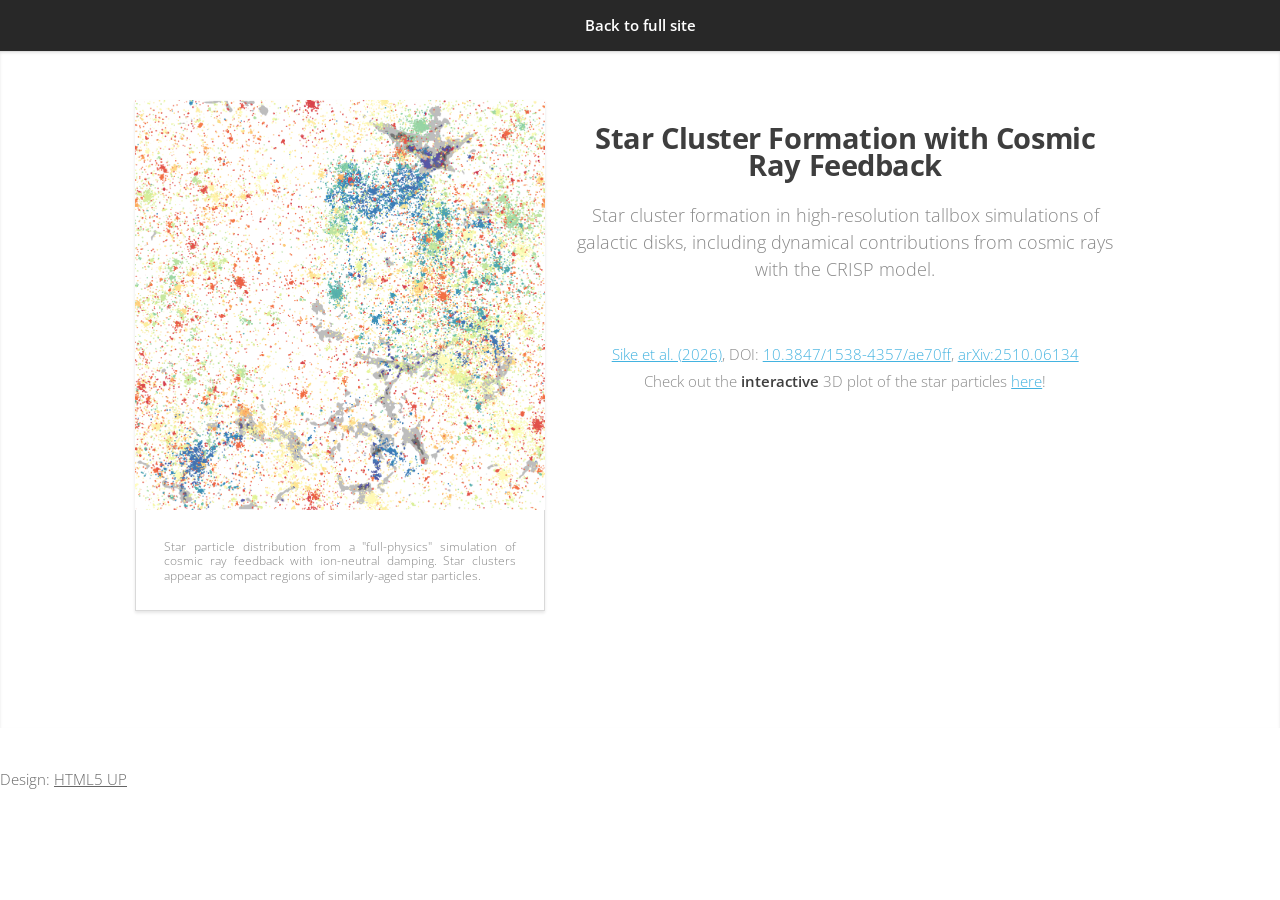
<file: projects/starclusters/index.html>
<!DOCTYPE HTML>
<!--
	Miniport by HTML5 UP
	html5up.net | @ajlkn
	Free for personal and commercial use under the CCA 3.0 license (html5up.net/license)
-->
<html>
	<head>
		<title>Brandon Sike Tallbox Star Clusters</title>
		<meta charset="utf-8" />
		<meta name="viewport" content="width=device-width, initial-scale=1, user-scalable=no" />
		<link rel="stylesheet" href="/assets/css/main.css" />
	</head>
	<body class="is-preload">

		<!-- Nav -->
			<nav id="nav">
				<ul class="container">
					<li><a href="/index.html">Back to full site</a></li>
				</ul>
			</nav>
		<!-- Main Bit -->
			<article id="mainbit" class="wrapper style1">				
				<div class="container">
					<div class="row">
						<article class="col-4 col-5-large col-12-medium box style2">
							<a class="image featured"><img src="/images/crnlin_stars.png" alt="Star particle distribution." /></a>
							<p class="my-caption">Star particle distribution from a "full-physics" simulation of cosmic ray feedback with ion-neutral damping.
								Star clusters appear as compact regions of similarly-aged star particles.</p>
						</article>
						<article class="col-8 col-7-large col-12-medium">
							<header>
								<h2>Star Cluster Formation with Cosmic Ray Feedback</h2>
								<p>
									Star cluster formation in high-resolution
									tallbox simulations of galactic disks,
									including dynamical contributions from
									cosmic rays with the CRISP model.
								</p>
							</header>
							<a href="https://ui.adsabs.harvard.edu/abs/2026ApJ..1004..236S/abstract">Sike et al. (2026)</a>,
							DOI: <a href="http://doi.org/10.3847/1538-4357/ae70ff">10.3847/1538-4357/ae70ff</a>,
							<a href="https://arxiv.org/abs/2510.06134">arXiv:2510.06134</a>
							
							<p>
								Check out the <strong>interactive</strong> 3D plot of the
								star particles <a href="/projects/starclusters/interactive/">here</a>!
							</p>
						</article>
					</div>
				</div>
			</article>


	<footer>
		<ul id="copyright">
			<!--<li>&copy; Brandon Sike. All rights reserved.</li>-->
			<li>Design: <a href="http://html5up.net">HTML5 UP</a></li>
		</ul>
	</footer>
		<!-- Scripts -->
			<script src="/assets/js/jquery.min.js"></script>
			<script src="/assets/js/jquery.scrolly.min.js"></script>
			<script src="/assets/js/browser.min.js"></script>
			<script src="/assets/js/breakpoints.min.js"></script>
			<script src="/assets/js/util.js"></script>
			<script src="/assets/js/main.js"></script>

	</body>
</html>
</file>
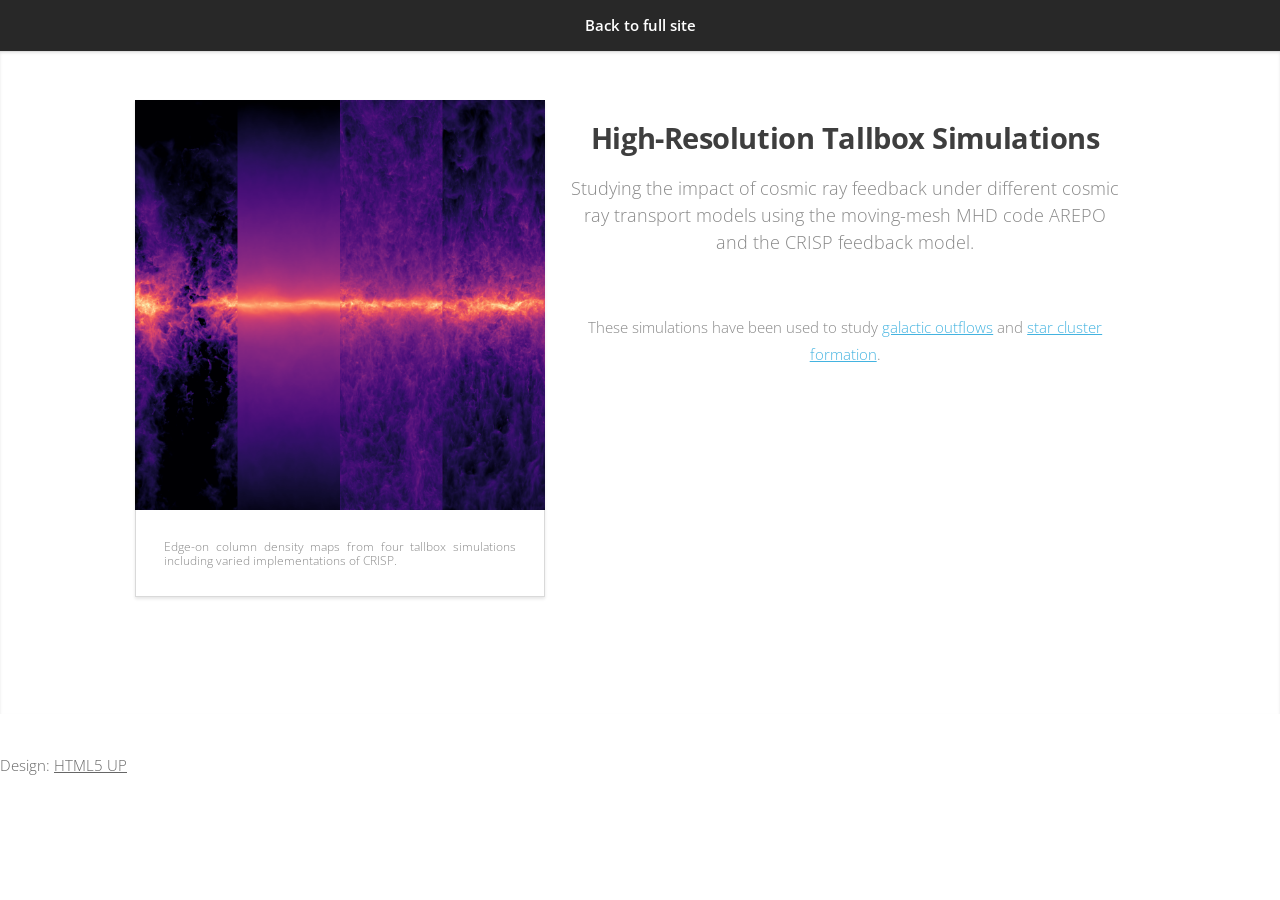
<file: projects/tallbox/index.html>
<!DOCTYPE HTML>
<!--
	Miniport by HTML5 UP
	html5up.net | @ajlkn
	Free for personal and commercial use under the CCA 3.0 license (html5up.net/license)
-->
<html>
	<head>
		<title>Brandon Sike Tallbox Simulations</title>
		<meta charset="utf-8" />
		<meta name="viewport" content="width=device-width, initial-scale=1, user-scalable=no" />
		<link rel="stylesheet" href="/assets/css/main.css" />
	</head>
	<body class="is-preload">

		<!-- Nav -->
			<nav id="nav">
				<ul class="container">
					<li><a href="/index.html">Back to full site</a></li>
				</ul>
			</nav>
		<!-- Main Bit -->
			<article id="mainbit" class="wrapper style1">				
				<div class="container">
					<div class="row">
						<article class="col-4 col-5-large col-12-medium box style2">
							<a class="image featured"><img src="/images/proj_sidebyside.png" alt="Edge-on column density" /></a>
							<p class="my-caption">Edge-on column density maps from four tallbox simulations including varied implementations of CRISP.</p>
						</article>
						<article class="col-8 col-7-large col-12-medium">
							<header>
								<h2>High-Resolution Tallbox Simulations</h2>
								<p>
									Studying the impact of cosmic ray feedback
									under different cosmic ray transport
									models using the moving-mesh MHD code AREPO
									and the CRISP feedback model.
								</p>
							</header>
							These simulations have been used to study 
							<a href="/projects/outflows">galactic outflows</a>
							and <a href="/projects/starclusters">star cluster formation</a>.
						</article>
					</div>
				</div>
			</article>
		<!-- Video -->

	<footer>
		<ul id="copyright">
			<!--<li>&copy; Brandon Sike. All rights reserved.</li>-->
			<li>Design: <a href="http://html5up.net">HTML5 UP</a></li>
		</ul>
	</footer>
		<!-- Scripts -->
			<script src="/assets/js/jquery.min.js"></script>
			<script src="/assets/js/jquery.scrolly.min.js"></script>
			<script src="/assets/js/browser.min.js"></script>
			<script src="/assets/js/breakpoints.min.js"></script>
			<script src="/assets/js/util.js"></script>
			<script src="/assets/js/main.js"></script>

	</body>
</html>
</file>
<file: assets/css/main.css>
@import url("https://fonts.googleapis.com/css?family=Open+Sans:300,300italic,600,600italic,700");
@import url("fontawesome-all.min.css");

/*
	Miniport by HTML5 UP
	html5up.net | @ajlkn
	Free for personal and commercial use under the CCA 3.0 license (html5up.net/license)
*/

html, body, div, span, applet, object,
iframe, h1, h2, h3, h4, h5, h6, p, blockquote,
pre, a, abbr, acronym, address, big, cite,
code, del, dfn, em, img, ins, kbd, q, s, samp,
small, strike, strong, sub, sup, tt, var, b,
u, i, center, dl, dt, dd, ol, ul, li, fieldset,
form, label, legend, table, caption, tbody,
tfoot, thead, tr, th, td, article, aside,
canvas, details, embed, figure, figcaption,
footer, header, hgroup, menu, nav, output, ruby,
section, summary, time, mark, audio, video {
	margin: 0;
	padding: 0;
	border: 0;
	font-size: 100%;
	font: inherit;
	vertical-align: baseline;}

article, aside, details, figcaption, figure,
footer, header, hgroup, menu, nav, section {
	display: block;}

body {
	line-height: 1;
}

ol, ul {
	list-style: none;
}

blockquote, q {
	quotes: none;
}

	blockquote:before, blockquote:after, q:before, q:after {
		content: '';
		content: none;
	}

table {
	border-collapse: collapse;
	border-spacing: 0;
}

body {
	-webkit-text-size-adjust: none;
}

mark {
	background-color: transparent;
	color: inherit;
}

input::-moz-focus-inner {
	border: 0;
	padding: 0;
}

input, select, textarea {
	-moz-appearance: none;
	-webkit-appearance: none;
	-ms-appearance: none;
	appearance: none;
}

/* Basic */

	html {
		box-sizing: border-box;
	}

	*, *:before, *:after {
		box-sizing: inherit;
	}

	body {
		padding-top: 3.5em;
	}

		body.is-preload *, body.is-preload *:before, body.is-preload *:after {
			-moz-animation: none !important;
			-webkit-animation: none !important;
			-ms-animation: none !important;
			animation: none !important;
			-moz-transition: none !important;
			-webkit-transition: none !important;
			-ms-transition: none !important;
			transition: none !important;
		}

	body, input, textarea, select {
		font-family: 'Open Sans', sans-serif;
		line-height: 1.85em;
		color: #888;
		font-weight: 300;
		font-size: 13pt;
	}

	a {
		-moz-transition: color .2s ease-in-out;
		-webkit-transition: color .2s ease-in-out;
		-ms-transition: color .2s ease-in-out;
		transition: color .2s ease-in-out;
		color: #43B3E0;
		text-decoration: underline;
	}

		a:hover {
			color: #43bff0 !important;
		}

		a img {
			border: 0;
		}

	b, strong {
		font-weight: 600;
		color: #3e3e3e;
	}

	i, em {
		font-style: italic;
	}

	sub {
		position: relative;
		top: 0.5em;
		font-size: 0.8em;
	}

	sup {
		position: relative;
		top: -0.5em;
		font-size: 0.8em;
	}

	blockquote {
		border-left: solid 0.75em #eee;
		padding: 1em 0 1em 1.5em;
		font-style: italic;
	}

	h1, h2, h3, h4, h5, h6 {
		color: #3e3e3e;
		margin: 0 0 0.75em 0;
	}

	h1 a, h2 a, h3 a, h4 a, h5 a, h6 a {
		text-decoration: none;
		color: inherit;
	}

	h2, h3, h4, h5, h6 {
		font-weight: 700;
	}

	h1 {
		font-size: 3.25em;
		letter-spacing: -0.025em;
		font-weight: 300;
	}

		h1 strong {
			font-weight: 700;
		}

	h2 {
		font-size: 2em;
		letter-spacing: -0.015em;
	}

	h3 {
		font-size: 1.5em;
		letter-spacing: -0.015em;
	}

	em, i {
		font-style: italic;
	}

	br.clear {
		clear: both;
	}

	hr {
		border: 0;
		border-top: solid 1px #444;
		border-top-color: rgba(0, 0, 0, 0.35);
		box-shadow: 0px 1px 0px 0px rgba(255, 255, 255, 0.1);
		height: 1px;
		margin: 3em 0;
	}

	p, ul, ol, dl, table {
		margin-bottom: 2em;
	}

	header {
		margin: 0 0 3em 0;
	}

		header > p {
			font-size: 1.25em;
			margin: 0;
		}

	footer {
		margin: 3em 0 0 0;
	}

		footer > p {
			font-size: 1.25em;
		}

/* Container */

	.container {
		margin: 0 auto;
		max-width: calc(100% - 50px);
		width: 1200px;
	}

		.container.medium {
			width: 900px;
		}

		@media screen and (max-width: 1680px) {

			.container {
				width: 1200px;
			}

				.container.medium {
					width: 900px;
				}

		}

		@media screen and (max-width: 1280px) {

			.container {
				width: 960px;
			}

				.container.medium {
					width: 720px;
				}

		}

		@media screen and (max-width: 980px) {

			.container {
				width: 100%;
			}

				.container.medium {
					width: 75%;
				}

		}

		@media screen and (max-width: 736px) {

			.container {
				width: 100%;
				max-width: calc(100% - 30px);
			}

				.container.medium {
					width: 100%;
				}

		}

/* Row */

	.row {
		display: flex;
		flex-wrap: wrap;
		box-sizing: border-box;
		align-items: stretch;
	}

		.row > * {
			box-sizing: border-box;
		}

		.row.gtr-uniform > * > :last-child {
			margin-bottom: 0;
		}

		.row.aln-left {
			justify-content: flex-start;
		}

		.row.aln-center {
			justify-content: center;
		}

		.row.aln-right {
			justify-content: flex-end;
		}

		.row.aln-top {
			align-items: flex-start;
		}

		.row.aln-middle {
			align-items: center;
		}

		.row.aln-bottom {
			align-items: flex-end;
		}

		.row > .imp {
			order: -1;
		}

		.row > .col-1 {
			width: 8.33333%;
		}

		.row > .off-1 {
			margin-left: 8.33333%;
		}

		.row > .col-2 {
			width: 16.66667%;
		}

		.row > .off-2 {
			margin-left: 16.66667%;
		}

		.row > .col-3 {
			width: 25%;
		}

		.row > .off-3 {
			margin-left: 25%;
		}

		.row > .col-4 {
			width: 33.33333%;
		}

		.row > .off-4 {
			margin-left: 33.33333%;
		}

		.row > .col-5 {
			width: 41.66667%;
		}

		.row > .off-5 {
			margin-left: 41.66667%;
		}

		.row > .col-6 {
			width: 50%;
		}

		.row > .off-6 {
			margin-left: 50%;
		}

		.row > .col-7 {
			width: 58.33333%;
		}

		.row > .off-7 {
			margin-left: 58.33333%;
		}

		.row > .col-8 {
			width: 66.66667%;
		}

		.row > .off-8 {
			margin-left: 66.66667%;
		}

		.row > .col-9 {
			width: 75%;
		}

		.row > .off-9 {
			margin-left: 75%;
		}

		.row > .col-10 {
			width: 83.33333%;
		}

		.row > .off-10 {
			margin-left: 83.33333%;
		}

		.row > .col-11 {
			width: 91.66667%;
		}

		.row > .off-11 {
			margin-left: 91.66667%;
		}

		.row > .col-12 {
			width: 100%;
		}

		.row > .off-12 {
			margin-left: 100%;
		}

		.row.gtr-0 {
			margin-top: 0px;
			margin-left: 0px;
		}

			.row.gtr-0 > * {
				padding: 0px 0 0 0px;
			}

			.row.gtr-0.gtr-uniform {
				margin-top: 0px;
			}

				.row.gtr-0.gtr-uniform > * {
					padding-top: 0px;
				}

		.row.gtr-25 {
			margin-top: -6.25px;
			margin-left: -6.25px;
		}

			.row.gtr-25 > * {
				padding: 6.25px 0 0 6.25px;
			}

			.row.gtr-25.gtr-uniform {
				margin-top: -6.25px;
			}

				.row.gtr-25.gtr-uniform > * {
					padding-top: 6.25px;
				}

		.row.gtr-50 {
			margin-top: -12.5px;
			margin-left: -12.5px;
		}

			.row.gtr-50 > * {
				padding: 12.5px 0 0 12.5px;
			}

			.row.gtr-50.gtr-uniform {
				margin-top: -12.5px;
			}

				.row.gtr-50.gtr-uniform > * {
					padding-top: 12.5px;
				}

		.row {
			margin-top: -25px;
			margin-left: -25px;
		}

			.row > * {
				padding: 25px 0 0 25px;
			}

			.row.gtr-uniform {
				margin-top: -25px;
			}

				.row.gtr-uniform > * {
					padding-top: 25px;
				}

		.row.gtr-150 {
			margin-top: -37.5px;
			margin-left: -37.5px;
		}

			.row.gtr-150 > * {
				padding: 37.5px 0 0 37.5px;
			}

			.row.gtr-150.gtr-uniform {
				margin-top: -37.5px;
			}

				.row.gtr-150.gtr-uniform > * {
					padding-top: 37.5px;
				}

		.row.gtr-200 {
			margin-top: -50px;
			margin-left: -50px;
		}

			.row.gtr-200 > * {
				padding: 50px 0 0 50px;
			}

			.row.gtr-200.gtr-uniform {
				margin-top: -50px;
			}

				.row.gtr-200.gtr-uniform > * {
					padding-top: 50px;
				}

		@media screen and (max-width: 1680px) {

			.row {
				display: flex;
				flex-wrap: wrap;
				box-sizing: border-box;
				align-items: stretch;
			}

				.row > * {
					box-sizing: border-box;
				}

				.row.gtr-uniform > * > :last-child {
					margin-bottom: 0;
				}

				.row.aln-left {
					justify-content: flex-start;
				}

				.row.aln-center {
					justify-content: center;
				}

				.row.aln-right {
					justify-content: flex-end;
				}

				.row.aln-top {
					align-items: flex-start;
				}

				.row.aln-middle {
					align-items: center;
				}

				.row.aln-bottom {
					align-items: flex-end;
				}

				.row > .imp-xlarge {
					order: -1;
				}

				.row > .col-1-xlarge {
					width: 8.33333%;
				}

				.row > .off-1-xlarge {
					margin-left: 8.33333%;
				}

				.row > .col-2-xlarge {
					width: 16.66667%;
				}

				.row > .off-2-xlarge {
					margin-left: 16.66667%;
				}

				.row > .col-3-xlarge {
					width: 25%;
				}

				.row > .off-3-xlarge {
					margin-left: 25%;
				}

				.row > .col-4-xlarge {
					width: 33.33333%;
				}

				.row > .off-4-xlarge {
					margin-left: 33.33333%;
				}

				.row > .col-5-xlarge {
					width: 41.66667%;
				}

				.row > .off-5-xlarge {
					margin-left: 41.66667%;
				}

				.row > .col-6-xlarge {
					width: 50%;
				}

				.row > .off-6-xlarge {
					margin-left: 50%;
				}

				.row > .col-7-xlarge {
					width: 58.33333%;
				}

				.row > .off-7-xlarge {
					margin-left: 58.33333%;
				}

				.row > .col-8-xlarge {
					width: 66.66667%;
				}

				.row > .off-8-xlarge {
					margin-left: 66.66667%;
				}

				.row > .col-9-xlarge {
					width: 75%;
				}

				.row > .off-9-xlarge {
					margin-left: 75%;
				}

				.row > .col-10-xlarge {
					width: 83.33333%;
				}

				.row > .off-10-xlarge {
					margin-left: 83.33333%;
				}

				.row > .col-11-xlarge {
					width: 91.66667%;
				}

				.row > .off-11-xlarge {
					margin-left: 91.66667%;
				}

				.row > .col-12-xlarge {
					width: 100%;
				}

				.row > .off-12-xlarge {
					margin-left: 100%;
				}

				.row.gtr-0 {
					margin-top: 0px;
					margin-left: 0px;
				}

					.row.gtr-0 > * {
						padding: 0px 0 0 0px;
					}

					.row.gtr-0.gtr-uniform {
						margin-top: 0px;
					}

						.row.gtr-0.gtr-uniform > * {
							padding-top: 0px;
						}

				.row.gtr-25 {
					margin-top: -6.25px;
					margin-left: -6.25px;
				}

					.row.gtr-25 > * {
						padding: 6.25px 0 0 6.25px;
					}

					.row.gtr-25.gtr-uniform {
						margin-top: -6.25px;
					}

						.row.gtr-25.gtr-uniform > * {
							padding-top: 6.25px;
						}

				.row.gtr-50 {
					margin-top: -12.5px;
					margin-left: -12.5px;
				}

					.row.gtr-50 > * {
						padding: 12.5px 0 0 12.5px;
					}

					.row.gtr-50.gtr-uniform {
						margin-top: -12.5px;
					}

						.row.gtr-50.gtr-uniform > * {
							padding-top: 12.5px;
						}

				.row {
					margin-top: -25px;
					margin-left: -25px;
				}

					.row > * {
						padding: 25px 0 0 25px;
					}

					.row.gtr-uniform {
						margin-top: -25px;
					}

						.row.gtr-uniform > * {
							padding-top: 25px;
						}

				.row.gtr-150 {
					margin-top: -37.5px;
					margin-left: -37.5px;
				}

					.row.gtr-150 > * {
						padding: 37.5px 0 0 37.5px;
					}

					.row.gtr-150.gtr-uniform {
						margin-top: -37.5px;
					}

						.row.gtr-150.gtr-uniform > * {
							padding-top: 37.5px;
						}

				.row.gtr-200 {
					margin-top: -50px;
					margin-left: -50px;
				}

					.row.gtr-200 > * {
						padding: 50px 0 0 50px;
					}

					.row.gtr-200.gtr-uniform {
						margin-top: -50px;
					}

						.row.gtr-200.gtr-uniform > * {
							padding-top: 50px;
						}

		}

		@media screen and (max-width: 1280px) {

			.row {
				display: flex;
				flex-wrap: wrap;
				box-sizing: border-box;
				align-items: stretch;
			}

				.row > * {
					box-sizing: border-box;
				}

				.row.gtr-uniform > * > :last-child {
					margin-bottom: 0;
				}

				.row.aln-left {
					justify-content: flex-start;
				}

				.row.aln-center {
					justify-content: center;
				}

				.row.aln-right {
					justify-content: flex-end;
				}

				.row.aln-top {
					align-items: flex-start;
				}

				.row.aln-middle {
					align-items: center;
				}

				.row.aln-bottom {
					align-items: flex-end;
				}

				.row > .imp-large {
					order: -1;
				}

				.row > .col-1-large {
					width: 8.33333%;
				}

				.row > .off-1-large {
					margin-left: 8.33333%;
				}

				.row > .col-2-large {
					width: 16.66667%;
				}

				.row > .off-2-large {
					margin-left: 16.66667%;
				}

				.row > .col-3-large {
					width: 25%;
				}

				.row > .off-3-large {
					margin-left: 25%;
				}

				.row > .col-4-large {
					width: 33.33333%;
				}

				.row > .off-4-large {
					margin-left: 33.33333%;
				}

				.row > .col-5-large {
					width: 41.66667%;
				}

				.row > .off-5-large {
					margin-left: 41.66667%;
				}

				.row > .col-6-large {
					width: 50%;
				}

				.row > .off-6-large {
					margin-left: 50%;
				}

				.row > .col-7-large {
					width: 58.33333%;
				}

				.row > .off-7-large {
					margin-left: 58.33333%;
				}

				.row > .col-8-large {
					width: 66.66667%;
				}

				.row > .off-8-large {
					margin-left: 66.66667%;
				}

				.row > .col-9-large {
					width: 75%;
				}

				.row > .off-9-large {
					margin-left: 75%;
				}

				.row > .col-10-large {
					width: 83.33333%;
				}

				.row > .off-10-large {
					margin-left: 83.33333%;
				}

				.row > .col-11-large {
					width: 91.66667%;
				}

				.row > .off-11-large {
					margin-left: 91.66667%;
				}

				.row > .col-12-large {
					width: 100%;
				}

				.row > .off-12-large {
					margin-left: 100%;
				}

				.row.gtr-0 {
					margin-top: 0px;
					margin-left: 0px;
				}

					.row.gtr-0 > * {
						padding: 0px 0 0 0px;
					}

					.row.gtr-0.gtr-uniform {
						margin-top: 0px;
					}

						.row.gtr-0.gtr-uniform > * {
							padding-top: 0px;
						}

				.row.gtr-25 {
					margin-top: -6.25px;
					margin-left: -6.25px;
				}

					.row.gtr-25 > * {
						padding: 6.25px 0 0 6.25px;
					}

					.row.gtr-25.gtr-uniform {
						margin-top: -6.25px;
					}

						.row.gtr-25.gtr-uniform > * {
							padding-top: 6.25px;
						}

				.row.gtr-50 {
					margin-top: -12.5px;
					margin-left: -12.5px;
				}

					.row.gtr-50 > * {
						padding: 12.5px 0 0 12.5px;
					}

					.row.gtr-50.gtr-uniform {
						margin-top: -12.5px;
					}

						.row.gtr-50.gtr-uniform > * {
							padding-top: 12.5px;
						}

				.row {
					margin-top: -25px;
					margin-left: -25px;
				}

					.row > * {
						padding: 25px 0 0 25px;
					}

					.row.gtr-uniform {
						margin-top: -25px;
					}

						.row.gtr-uniform > * {
							padding-top: 25px;
						}

				.row.gtr-150 {
					margin-top: -37.5px;
					margin-left: -37.5px;
				}

					.row.gtr-150 > * {
						padding: 37.5px 0 0 37.5px;
					}

					.row.gtr-150.gtr-uniform {
						margin-top: -37.5px;
					}

						.row.gtr-150.gtr-uniform > * {
							padding-top: 37.5px;
						}

				.row.gtr-200 {
					margin-top: -50px;
					margin-left: -50px;
				}

					.row.gtr-200 > * {
						padding: 50px 0 0 50px;
					}

					.row.gtr-200.gtr-uniform {
						margin-top: -50px;
					}

						.row.gtr-200.gtr-uniform > * {
							padding-top: 50px;
						}

		}

		@media screen and (max-width: 980px) {

			.row {
				display: flex;
				flex-wrap: wrap;
				box-sizing: border-box;
				align-items: stretch;
			}

				.row > * {
					box-sizing: border-box;
				}

				.row.gtr-uniform > * > :last-child {
					margin-bottom: 0;
				}

				.row.aln-left {
					justify-content: flex-start;
				}

				.row.aln-center {
					justify-content: center;
				}

				.row.aln-right {
					justify-content: flex-end;
				}

				.row.aln-top {
					align-items: flex-start;
				}

				.row.aln-middle {
					align-items: center;
				}

				.row.aln-bottom {
					align-items: flex-end;
				}

				.row > .imp-medium {
					order: -1;
				}

				.row > .col-1-medium {
					width: 8.33333%;
				}

				.row > .off-1-medium {
					margin-left: 8.33333%;
				}

				.row > .col-2-medium {
					width: 16.66667%;
				}

				.row > .off-2-medium {
					margin-left: 16.66667%;
				}

				.row > .col-3-medium {
					width: 25%;
				}

				.row > .off-3-medium {
					margin-left: 25%;
				}

				.row > .col-4-medium {
					width: 33.33333%;
				}

				.row > .off-4-medium {
					margin-left: 33.33333%;
				}

				.row > .col-5-medium {
					width: 41.66667%;
				}

				.row > .off-5-medium {
					margin-left: 41.66667%;
				}

				.row > .col-6-medium {
					width: 50%;
				}

				.row > .off-6-medium {
					margin-left: 50%;
				}

				.row > .col-7-medium {
					width: 58.33333%;
				}

				.row > .off-7-medium {
					margin-left: 58.33333%;
				}

				.row > .col-8-medium {
					width: 66.66667%;
				}

				.row > .off-8-medium {
					margin-left: 66.66667%;
				}

				.row > .col-9-medium {
					width: 75%;
				}

				.row > .off-9-medium {
					margin-left: 75%;
				}

				.row > .col-10-medium {
					width: 83.33333%;
				}

				.row > .off-10-medium {
					margin-left: 83.33333%;
				}

				.row > .col-11-medium {
					width: 91.66667%;
				}

				.row > .off-11-medium {
					margin-left: 91.66667%;
				}

				.row > .col-12-medium {
					width: 100%;
				}

				.row > .off-12-medium {
					margin-left: 100%;
				}

				.row.gtr-0 {
					margin-top: 0px;
					margin-left: 0px;
				}

					.row.gtr-0 > * {
						padding: 0px 0 0 0px;
					}

					.row.gtr-0.gtr-uniform {
						margin-top: 0px;
					}

						.row.gtr-0.gtr-uniform > * {
							padding-top: 0px;
						}

				.row.gtr-25 {
					margin-top: -6.25px;
					margin-left: -6.25px;
				}

					.row.gtr-25 > * {
						padding: 6.25px 0 0 6.25px;
					}

					.row.gtr-25.gtr-uniform {
						margin-top: -6.25px;
					}

						.row.gtr-25.gtr-uniform > * {
							padding-top: 6.25px;
						}

				.row.gtr-50 {
					margin-top: -12.5px;
					margin-left: -12.5px;
				}

					.row.gtr-50 > * {
						padding: 12.5px 0 0 12.5px;
					}

					.row.gtr-50.gtr-uniform {
						margin-top: -12.5px;
					}

						.row.gtr-50.gtr-uniform > * {
							padding-top: 12.5px;
						}

				.row {
					margin-top: -25px;
					margin-left: -25px;
				}

					.row > * {
						padding: 25px 0 0 25px;
					}

					.row.gtr-uniform {
						margin-top: -25px;
					}

						.row.gtr-uniform > * {
							padding-top: 25px;
						}

				.row.gtr-150 {
					margin-top: -37.5px;
					margin-left: -37.5px;
				}

					.row.gtr-150 > * {
						padding: 37.5px 0 0 37.5px;
					}

					.row.gtr-150.gtr-uniform {
						margin-top: -37.5px;
					}

						.row.gtr-150.gtr-uniform > * {
							padding-top: 37.5px;
						}

				.row.gtr-200 {
					margin-top: -50px;
					margin-left: -50px;
				}

					.row.gtr-200 > * {
						padding: 50px 0 0 50px;
					}

					.row.gtr-200.gtr-uniform {
						margin-top: -50px;
					}

						.row.gtr-200.gtr-uniform > * {
							padding-top: 50px;
						}

		}

		@media screen and (max-width: 736px) {

			.row {
				display: flex;
				flex-wrap: wrap;
				box-sizing: border-box;
				align-items: stretch;
			}

				.row > * {
					box-sizing: border-box;
				}

				.row.gtr-uniform > * > :last-child {
					margin-bottom: 0;
				}

				.row.aln-left {
					justify-content: flex-start;
				}

				.row.aln-center {
					justify-content: center;
				}

				.row.aln-right {
					justify-content: flex-end;
				}

				.row.aln-top {
					align-items: flex-start;
				}

				.row.aln-middle {
					align-items: center;
				}

				.row.aln-bottom {
					align-items: flex-end;
				}

				.row > .imp-small {
					order: -1;
				}

				.row > .col-1-small {
					width: 8.33333%;
				}

				.row > .off-1-small {
					margin-left: 8.33333%;
				}

				.row > .col-2-small {
					width: 16.66667%;
				}

				.row > .off-2-small {
					margin-left: 16.66667%;
				}

				.row > .col-3-small {
					width: 25%;
				}

				.row > .off-3-small {
					margin-left: 25%;
				}

				.row > .col-4-small {
					width: 33.33333%;
				}

				.row > .off-4-small {
					margin-left: 33.33333%;
				}

				.row > .col-5-small {
					width: 41.66667%;
				}

				.row > .off-5-small {
					margin-left: 41.66667%;
				}

				.row > .col-6-small {
					width: 50%;
				}

				.row > .off-6-small {
					margin-left: 50%;
				}

				.row > .col-7-small {
					width: 58.33333%;
				}

				.row > .off-7-small {
					margin-left: 58.33333%;
				}

				.row > .col-8-small {
					width: 66.66667%;
				}

				.row > .off-8-small {
					margin-left: 66.66667%;
				}

				.row > .col-9-small {
					width: 75%;
				}

				.row > .off-9-small {
					margin-left: 75%;
				}

				.row > .col-10-small {
					width: 83.33333%;
				}

				.row > .off-10-small {
					margin-left: 83.33333%;
				}

				.row > .col-11-small {
					width: 91.66667%;
				}

				.row > .off-11-small {
					margin-left: 91.66667%;
				}

				.row > .col-12-small {
					width: 100%;
				}

				.row > .off-12-small {
					margin-left: 100%;
				}

				.row.gtr-0 {
					margin-top: 0px;
					margin-left: 0px;
				}

					.row.gtr-0 > * {
						padding: 0px 0 0 0px;
					}

					.row.gtr-0.gtr-uniform {
						margin-top: 0px;
					}

						.row.gtr-0.gtr-uniform > * {
							padding-top: 0px;
						}

				.row.gtr-25 {
					margin-top: -3.75px;
					margin-left: -3.75px;
				}

					.row.gtr-25 > * {
						padding: 3.75px 0 0 3.75px;
					}

					.row.gtr-25.gtr-uniform {
						margin-top: -3.75px;
					}

						.row.gtr-25.gtr-uniform > * {
							padding-top: 3.75px;
						}

				.row.gtr-50 {
					margin-top: -7.5px;
					margin-left: -7.5px;
				}

					.row.gtr-50 > * {
						padding: 7.5px 0 0 7.5px;
					}

					.row.gtr-50.gtr-uniform {
						margin-top: -7.5px;
					}

						.row.gtr-50.gtr-uniform > * {
							padding-top: 7.5px;
						}

				.row {
					margin-top: -15px;
					margin-left: -15px;
				}

					.row > * {
						padding: 15px 0 0 15px;
					}

					.row.gtr-uniform {
						margin-top: -15px;
					}

						.row.gtr-uniform > * {
							padding-top: 15px;
						}

				.row.gtr-150 {
					margin-top: -22.5px;
					margin-left: -22.5px;
				}

					.row.gtr-150 > * {
						padding: 22.5px 0 0 22.5px;
					}

					.row.gtr-150.gtr-uniform {
						margin-top: -22.5px;
					}

						.row.gtr-150.gtr-uniform > * {
							padding-top: 22.5px;
						}

				.row.gtr-200 {
					margin-top: -30px;
					margin-left: -30px;
				}

					.row.gtr-200 > * {
						padding: 30px 0 0 30px;
					}

					.row.gtr-200.gtr-uniform {
						margin-top: -30px;
					}

						.row.gtr-200.gtr-uniform > * {
							padding-top: 30px;
						}

		}

/* Form */

	form label {
		color: #3e3e3e;
		font-weight: 700;
		display: block;
		margin: 0 0 0.5em 0;
	}

	form input[type=text],
	form input[type=email],
	form input[type=password],
	form select,
	form textarea {
		-moz-transition: background .2s ease-in-out, box-shadow .2s ease-in-out;
		-webkit-transition: background .2s ease-in-out, box-shadow .2s ease-in-out;
		-ms-transition: background .2s ease-in-out, box-shadow .2s ease-in-out;
		transition: background .2s ease-in-out, box-shadow .2s ease-in-out;
		-webkit-appearance: none;
		display: block;
		border: 0;
		padding: 0.75em;
		font-size: 1em;
		border-radius: 8px;
		border: solid 1px #ddd;
		background: #fff;
		color: #bbb;
		box-shadow: inset 0px 2px 3px 1px rgba(0, 0, 0, 0.05), 0px 1px 0px 0px rgba(255, 255, 255, 0.025);
		width: 100%;
	}

		form input[type=text]:focus,
		form input[type=email]:focus,
		form input[type=password]:focus,
		form select:focus,
		form textarea:focus {
			background: #fafafa;
			box-shadow: inset 0px 2px 5px 0px rgba(0, 0, 0, 0.05), 0px 1px 0px 0px rgba(255, 255, 255, 0.025), inset 0px 0px 2px 1px #43bff0;
		}

	form textarea {
		height: 15em;
	}

	form .actions:last-child {
		margin-bottom: 0;
	}

	form ::-webkit-input-placeholder {
		color: #555 !important;
	}

	form :-moz-placeholder {
		color: #555 !important;
	}

	form ::-moz-placeholder {
		color: #555 !important;
	}

	form :-ms-input-placeholder {
		color: #555 !important;
	}

	form ::-moz-focus-inner {
		border: 0;
	}

/* Tables */

	table {
		width: 100%;
	}

		table.default {
			width: 100%;
		}

			table.default tr {
				border-top: solid 1px #eee;
			}

				table.default tr:first-child {
					border-top: 0;
				}

			table.default td {
				padding: 0.5em 1em 0.5em 1em;
			}

			table.default th {
				text-align: left;
				padding: 0.5em 1em 0.5em 1em;
				font-weight: 600;
				margin: 0 0 1em 0;
			}

			table.default thead {
				background: #4f4f4f;
				color: #fff;
			}

/* Section/Article */

	section, article {
		margin-bottom: 3em;
	}

	section > :last-child,
	article > :last-child,
	section:last-child,
	article:last-child {
		margin-bottom: 0;
	}

/* Image */

	.image {
		display: inline-block;
		position: relative;
	}

		.image img {
			display: block;
			width: 100%;
		}

		.image.fit {
			display: block;
			width: 100%;
		}

		.image.featured {
			display: block;
			width: 100%;
			margin: 0 0 2em 0;
		}

		.image.left {
			float: left;
			margin: 0 2em 2em 0;
		}

		.image.centered {
			display: block;
			margin: 0 0 2em 0;
		}

			.image.centered img {
				margin: 0 auto;
				width: auto;
			}

/* Button */

	input[type="button"],
	input[type="submit"],
	input[type="reset"],
	button,
	.button {
		background-image: url("images/bg.png"), -moz-linear-gradient(top, rgba(0, 0, 0, 0), rgba(0, 0, 0, 0.2));
		background-image: url("images/bg.png"), -webkit-linear-gradient(top, rgba(0, 0, 0, 0), rgba(0, 0, 0, 0.2));
		background-image: url("images/bg.png"), -ms-linear-gradient(top, rgba(0, 0, 0, 0), rgba(0, 0, 0, 0.2));
		background-image: url("images/bg.png"), linear-gradient(top, rgba(0, 0, 0, 0), rgba(0, 0, 0, 0.2));
		-moz-transition: background-color .2s ease-in-out;
		-webkit-transition: background-color .2s ease-in-out;
		-ms-transition: background-color .2s ease-in-out;
		transition: background-color .2s ease-in-out;
		-webkit-appearance: none;
		position: relative;
		display: inline-block;
		color: #fff !important;
		text-decoration: none;
		font-weight: 700;
		border: 0;
		outline: 0;
		cursor: pointer;
		border-radius: 8px;
		text-shadow: -1px -1px 0.5px rgba(0, 0, 0, 0.5);
		overflow: hidden;
		box-shadow: inset 0px 0px 0px 1px rgba(0, 0, 0, 0.5), inset 0px 2px 1px 0px rgba(255, 255, 255, 0.75);
		background-color: #43B3E0;
		padding: 1em 2.35em 1em 2.35em;
		font-size: 1.1em;
		max-width: 24em;
	}

		input[type="button"]:hover,
		input[type="submit"]:hover,
		input[type="reset"]:hover,
		button:hover,
		.button:hover {
			background-color: #43bff0;
			color: #fff !important;
		}

		input[type="button"]:active,
		input[type="submit"]:active,
		input[type="reset"]:active,
		button:active,
		.button:active {
			background-color: #3BA8D3;
			top: 1px;
		}

		input[type="button"].large,
		input[type="submit"].large,
		input[type="reset"].large,
		button.large,
		.button.large {
			font-size: 1.5em;
			letter-spacing: -0.025em;
		}

		input[type="button"].alt,
		input[type="submit"].alt,
		input[type="reset"].alt,
		button.alt,
		.button.alt {
			background-color: #444;
			box-shadow: inset 0px 0px 0px 1px #242424, inset 0px 2px 1px 0px rgba(255, 255, 255, 0.2);
		}

			input[type="button"].alt:hover,
			input[type="submit"].alt:hover,
			input[type="reset"].alt:hover,
			button.alt:hover,
			.button.alt:hover {
				background-color: #4f4f4f;
				color: #fff !important;
			}

			input[type="button"].alt:active,
			input[type="submit"].alt:active,
			input[type="reset"].alt:active,
			button.alt:active,
			.button.alt:active {
				background-color: #3f3f3f;
			}

/* List */

	ul {
		list-style: disc;
		padding-left: 1em;
	}

		ul li {
			padding-left: 0.5em;
		}

	ol {
		list-style: decimal;
		padding-left: 1.25em;
	}

		ol li {
			padding-left: 0.25em;
		}

/* Social */

	ul.social {
		cursor: default;
		margin: 0;
		list-style: none;
		padding-left: 0;
	}

		ul.social li {
			position: relative;
			display: inline-block;
			margin: 0.25em;
			top: 0;
			padding-left: 0;
		}

			ul.social li a {
				-moz-transition: top .2s ease-in-out;
				-webkit-transition: top .2s ease-in-out;
				-ms-transition: top .2s ease-in-out;
				transition: top .2s ease-in-out;
				display: block;
				width: 48px;
				height: 48px;
				border-radius: 6px;
				top: 0;
				position: relative;
			}

				ul.social li a:before {
					background-image: url("images/bg.png"), -moz-linear-gradient(top, rgba(0, 0, 0, 0), rgba(0, 0, 0, 0.2));
					background-image: url("images/bg.png"), -webkit-linear-gradient(top, rgba(0, 0, 0, 0), rgba(0, 0, 0, 0.2));
					background-image: url("images/bg.png"), -ms-linear-gradient(top, rgba(0, 0, 0, 0), rgba(0, 0, 0, 0.2));
					background-image: url("images/bg.png"), linear-gradient(top, rgba(0, 0, 0, 0), rgba(0, 0, 0, 0.2));
					-moz-transition: background-color .2s ease-in-out;
					-webkit-transition: background-color .2s ease-in-out;
					-ms-transition: background-color .2s ease-in-out;
					transition: background-color .2s ease-in-out;
					background-color: #444;
					border-radius: 6px;
					box-shadow: inset 0px 0px 0px 1px #282828, inset 0px 2px 1px 0px rgba(255, 255, 255, 0.1);
					color: #2E2E2E !important;
					display: block;
					font-size: 26px;
					height: 48px;
					line-height: 48px;
					text-align: center;
					outline: 0;
					overflow: hidden;
					text-shadow: 1px 1px 0px rgba(255, 255, 255, 0.1);
					width: 48px;
				}

				ul.social li a.fa-twitter {
					background-color: #2DAAE4;
				}

				ul.social li a.fa-facebook-f {
					background-color: #3C5A98;
				}

				ul.social li a.fa-dribbble {
					background-color: #C4376B;
				}

				ul.social li a.fa-linkedin-in {
					background-color: #006599;
				}

				ul.social li a.fa-tumblr {
					background-color: #51718A;
				}

				ul.social li a.fa-google-plus {
					background-color: #DA2713;
				}

				ul.social li a.fa-github {
					background-color: #FAFAFA;
				}

				ul.social li a.fa-rss {
					background-color: #F2600B;
				}

				ul.social li a.fa-instagram {
					background-color: #E0D7C8;
				}

				ul.social li a.fa-foursquare {
					background-color: #39A3D4;
				}

				ul.social li a.fa-skype {
					background-color: #10BEF1;
				}

				ul.social li a.fa-soundcloud {
					background-color: #FE5419;
				}

				ul.social li a.fa-youtube {
					background-color: #BF2E25;
				}

				ul.social li a.fa-blogger {
					background-color: #FF6501;
				}

				ul.social li a.fa-flickr {
					background-color: #0062DB;
				}

				ul.social li a.fa-vimeo {
					background-color: #4C8AB0;
				}

				ul.social li a:hover {
					top: -5px;
				}

					ul.social li a:hover:before {
						background-color: transparent;
					}

/* Actions */

	ul.actions {
		list-style: none;
		padding-left: 0;
	}

		ul.actions li {
			display: inline-block;
			margin: 0 0 0 1em;
			padding-left: 0;
		}

			ul.actions li:first-child {
				margin-left: 0;
			}

/* Box */

	.box {
		background: #fff;
		box-shadow: inset 0px 0px 0px 1px rgba(0, 0, 0, 0.15), 0px 2px 3px 0px rgba(0, 0, 0, 0.1);
		text-align: center;
		padding: 2em;
	}

		.box.style1 {
			padding: 3em 2em 3.5em 2em;
		}

			.box.style1 h3 {
				margin-bottom: 0.5em;
			}

		.box.style2 h3 {
			margin-bottom: 0.25em;
		}

		.box.style2 .image {
			position: relative;
			left: 2em;
			top: 2em;
			margin: -4em 0 4em -4em;
			width: auto;
		}

/* Icons */

	.icon {
		text-decoration: none;
		text-decoration: none;
	}

		.icon:before {
			-moz-osx-font-smoothing: grayscale;
			-webkit-font-smoothing: antialiased;
			display: inline-block;
			font-style: normal;
			font-variant: normal;
			text-rendering: auto;
			line-height: 1;
			text-transform: none !important;
			font-family: 'Font Awesome 5 Free';
			font-weight: 400;
		}

		.icon:before {
			font-size: 1.25em;
		}

		.icon > .label {
			display: none;
		}

		.icon.solid:before {
			font-weight: 900;
		}

		.icon.brands:before {
			font-family: 'Font Awesome 5 Brands';
		}

		.icon.featured {
			color: #EA8A95;
			display: block;
			margin: 0 0 1.5em 0;
			cursor: default;
		}

			.icon.featured:before {
				font-size: 6em;
			}

/* Wrappers */

	.wrapper {
		background-image: url("images/bg.png");
		box-shadow: inset 0px 1px 0px 0px rgba(0, 0, 0, 0.05), inset 0px 2px 3px 0px rgba(0, 0, 0, 0.1);
		padding: 8em 0 8em 0;
		text-align: center;
	}

		.wrapper.style1 {
			background-image: none;
			background-color: #fff;
		}

		.wrapper.style2 {
			background-color: #fafafa;
			text-shadow: 1px 1px 0px #fff;
		}

		.wrapper.style3 {
			background-color: #f4f4f4;
			text-shadow: 1px 1px 0px #fff;
		}

		.wrapper.style4 {
			background-color: #303030;
			color: #999;
			text-shadow: -1px -1px 0px #181818;
		}

			.wrapper.style4 h1, .wrapper.style4 h2, .wrapper.style4 h3, .wrapper.style4 h4, .wrapper.style4 h5, .wrapper.style4 h6 {
				color: #fff;
			}

			.wrapper.style4 form input[type=text],
			.wrapper.style4 form input[type=password],
			.wrapper.style4 form select,
			.wrapper.style4 form textarea {
				border: none;
				background: #282828;
			}

				.wrapper.style4 form input[type=text]:focus,
				.wrapper.style4 form input[type=password]:focus,
				.wrapper.style4 form select:focus,
				.wrapper.style4 form textarea:focus {
					background: #252525;
				}

/* Nav */

	#nav {
		background-color: #282828;
		text-align: center;
		position: fixed;
		left: 0;
		top: 0;
		width: 100%;
		z-index: 10000;
		cursor: default;
		height: 3.5em;
		line-height: 3.5em;
	}

		#nav ul {
			margin-bottom: 0;
			list-style: none;
			padding-left: 0;
		}

		#nav li {
			display: inline-block;
			padding-left: 0;
		}

		#nav a {
			-moz-transition: background-color .2s ease-in-out;
			-webkit-transition: background-color .2s ease-in-out;
			-ms-transition: background-color .2s ease-in-out;
			transition: background-color .2s ease-in-out;
			position: relative;
			display: block;
			color: #fff;
			text-decoration: none;
			outline: 0;
			font-weight: 600;
			border-radius: 8px;
			color: #fff;
			height: 2.5em;
			line-height: 2.5em;
			padding: 0 1.25em;
		}

			#nav a:hover {
				color: #fff !important;
				background: #383838;
			}

			#nav a.active {
				background: #484848;
			}

				#nav a.active:before {
					content: '';
					display: block;
					position: absolute;
					bottom: -0.6em;
					left: 50%;
					margin-left: -0.75em;
					border-left: solid 0.75em transparent;
					border-right: solid 0.75em transparent;
					border-top: solid 0.6em #282828;
				}

/* Articles */

	body > article {
		margin-bottom: 0;
	}

	#top {
		padding: 10em 0 10em 0;
		text-align: left;
	}

		#top .image {
			border-radius: 100%;
			width: 20em;
			height: 20em;
			margin: 0;
		}

			#top .image img {
				border-radius: 100%;
			}

		#top h1 {
			margin-top: 0.35em;
		}

		#top p {
			font-size: 1.5em;
			line-height: 1.75em;
		}

			#top p a {
				color: inherit;
			}

	#contact footer {
		font-size: 0.9em;
	}

/* Copyright */

	#copyright {
		color: #666;
		font-size: 1em;
		line-height: 1em;
		list-style: none;
		padding-left: 0;
		margin-bottom: 0;
	}

		#copyright li {
			display: inline-block;
			border-left: solid 1px rgba(0, 0, 0, 0.5);
			box-shadow: -1px 0px 0px 0px rgba(255, 255, 255, 0.1);
			padding: 0 0 0 1em;
			margin: 0 0 0 1em;
		}

			#copyright li:first-child {
				border: 0;
				box-shadow: none;
				padding-left: 0;
				margin-left: 0;
			}

		#copyright a {
			-moz-transition: color .2s ease-in-out;
			-webkit-transition: color .2s ease-in-out;
			-ms-transition: color .2s ease-in-out;
			transition: color .2s ease-in-out;
			color: inherit;
		}

			#copyright a:hover {
				color: #777;
			}

/* Large */

	@media screen and (max-width: 1280px) {

		/* Basic */

			body {
				font-size: 11pt;
			}

			input, textarea, select {
				font-size: 11pt;
			}

			header {
				margin: 0 0 4em 0;
			}

		/* Wrappers */

			.wrapper {
				padding: 5em 0 5em 0;
				text-align: center;
			}

				.wrapper.style4 .row-special {
					margin: 2em 0 0 0;
					padding: 2em 0 2em 0;
				}

		/* Articles */

			#top {
				padding: 8em 0;
			}

				#top .image {
					width: 24em;
					height: 24em;
					margin: 0;
				}

	}

/* Medium */

	@media screen and (max-width: 980px) {

		/* Articles */

			#top {
				text-align: center;
				padding: 5em 0;
			}

				#top .image {
					margin: 0 auto 2em auto;
				}

	}

/* Small */

	@media screen and (max-width: 736px) {

		/* Basic */

			body {
				padding-top: 44px;
			}

			body, input, textarea, select {
				line-height: 1.75em;
				font-size: 10pt;
				letter-spacing: 0;
			}

			h1, h2, h3, h4, h5, h6 {
				font-size: 1.25em;
				margin: 0 0 0.4em 0;
			}

			h1 {
				font-size: 2.25em;
				line-height: 1.25em;
			}

			header {
				margin: 0 0 2em 0;
			}

				header > p {
					font-size: 1.25em;
				}

			footer {
				margin: 2.5em 0 0 0;
			}

				footer > p {
					font-size: 1.25em;
				}

			hr {
				margin: 1.5em 0 2em 0;
			}

		/* Section/Article */

			section, article {
				clear: both;
			}

		/* Button */

			input[type="button"],
			input[type="submit"],
			input[type="reset"],
			button,
			.button {
				text-align: center;
				font-size: 1.2em;
				width: 100%;
				padding: 1em 0 1em 0;
			}

				input[type="button"].large,
				input[type="submit"].large,
				input[type="reset"].large,
				button.large,
				.button.large {
					font-size: 1.2em;
					letter-spacing: 0;
				}

		/* Social */

			ul.social {
				padding: 1em 0.5em 0 0.5em;
			}

				ul.social li {
					margin: 0.5em 0.5em 0.5em 0.5em;
				}

					ul.social li a {
						top: 0 !important;
					}

						ul.social li a:before {
							background-color: transparent !important;
						}

		/* Actions */

			ul.actions {
				margin: 0;
			}

				ul.actions li {
					display: block;
					margin: 15px 0 0 0;
				}

					ul.actions li:first-child {
						margin-top: 0;
					}

		/* Box */

			.box {
				padding: 30px 20px 30px 20px;
				margin: 0 0 20px 0 !important;
			}

				.box h3 {
					margin-bottom: 0.25em;
				}

				.box .image.centered {
					margin-bottom: 1em;
				}

				.box .image.featured {
					position: relative;
					left: 20px;
					top: 20px;
					margin: -50px 0 50px -40px;
					width: auto;
				}

				.box.style1 {
					max-width: 32em;
					margin-left: auto !important;
					margin-right: auto !important;
				}

				.box.style2 {
					max-width: 32em;
					margin-left: auto !important;
					margin-right: auto !important;
				}

		/* Wrappers */

			.wrapper {
				padding: 3em 0;
				text-align: center;
			}

		/* Nav */

			#nav {
				height: 44px;
				line-height: 44px;
			}

				#nav a {
					padding: 0 0.75em;
					height: inherit;
					line-height: inherit;
					border-radius: 0;
				}

					#nav a:hover {
						background-color: transparent;
					}

		/* Articles */

			#top {
				padding: 3em 0;
			}

				#top .image {
					width: 15em;
					height: 15em;
					margin-bottom: 0;
				}

				#top p {
					font-size: 1em;
				}

			#contact footer {
				margin: 0;
			}

		/* Copyright */

			#copyright {
				font-size: 1em;
				margin: 0;
			}

				#copyright li {
					display: block;
					margin: 1em 0 0 0;
					padding: 0;
					box-shadow: none;
					border-left: 0;
				}

					#copyright li:first-child {
						margin-top: 0;
					}

	}

/* Custom */

.responsive-iframe {
	width: 100%;
	aspect-ratio: 4 / 3; /* Change to your desired ratio */
	border: none;
	display: block;
}

.my-caption {
	font-size: 0.8em;
	text-align: justify;
	margin-top: 0.5em;
	line-height: 1.2;
}
</file>
